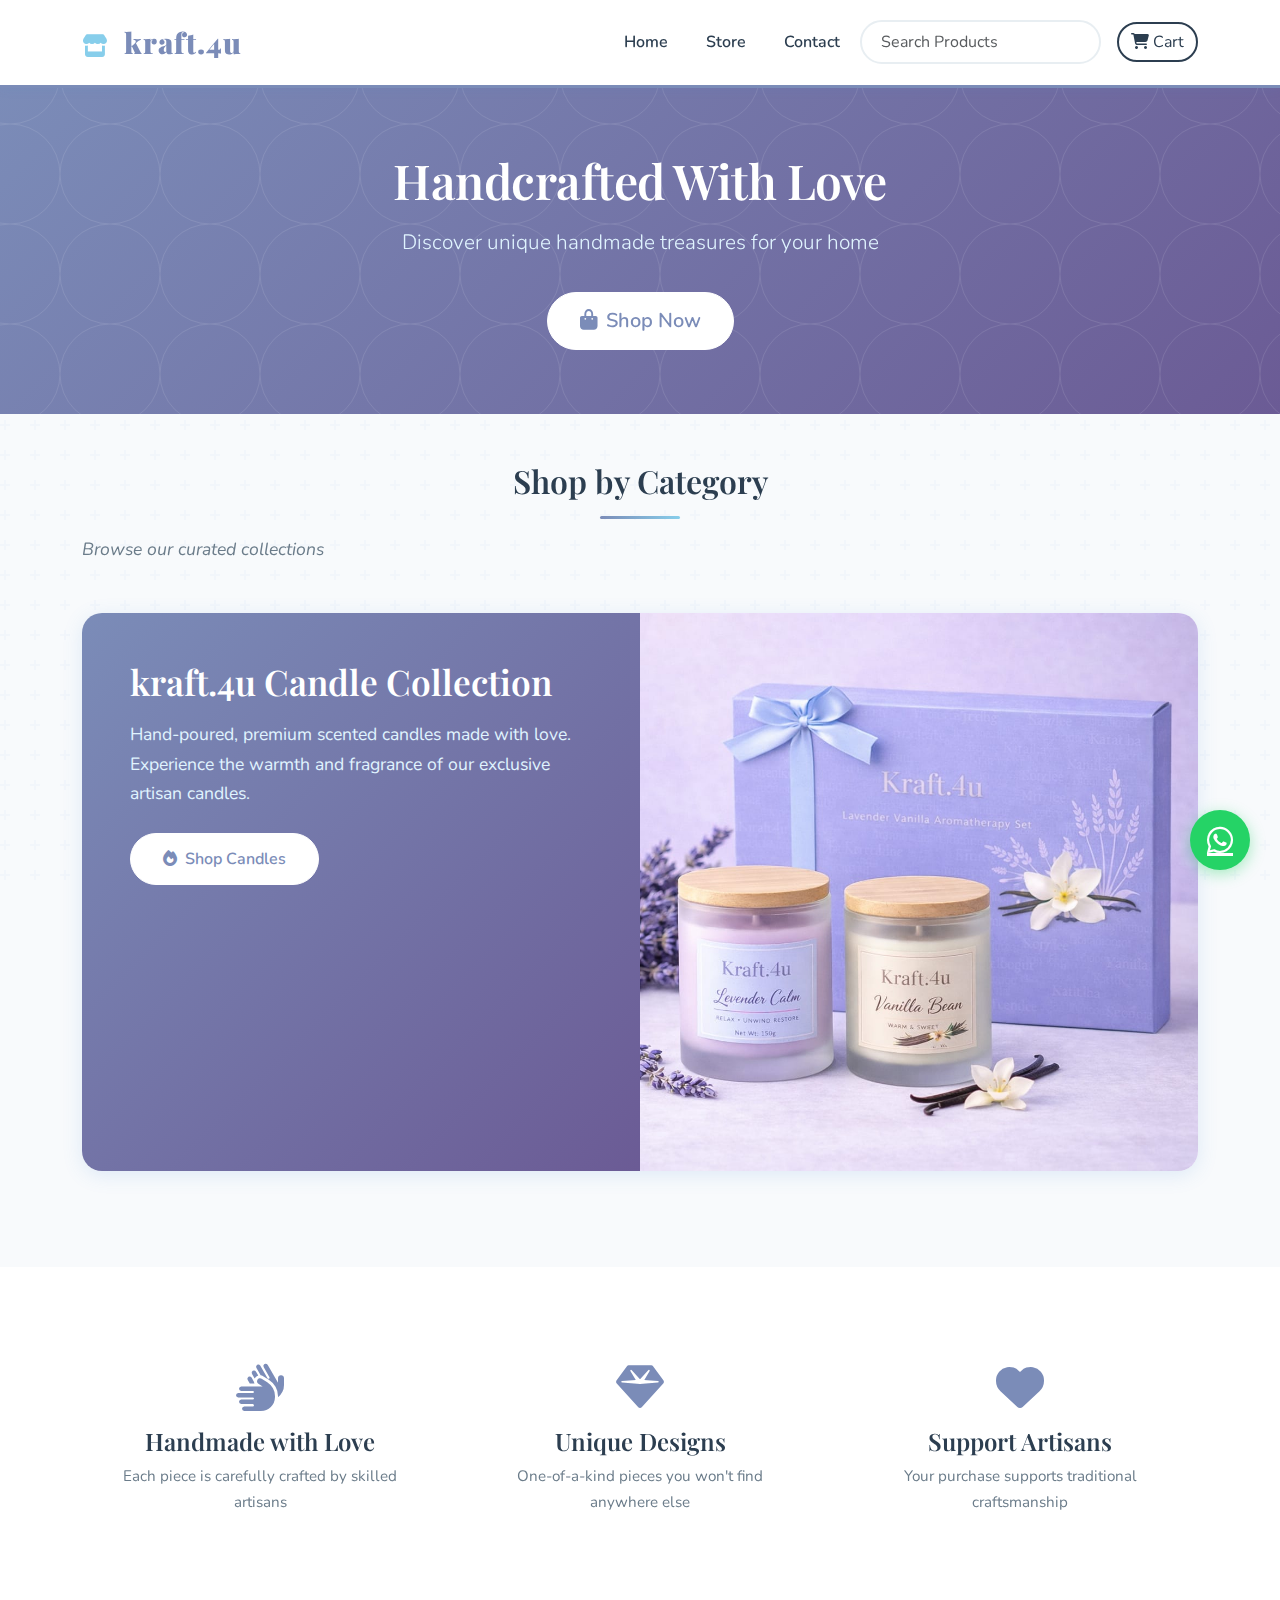
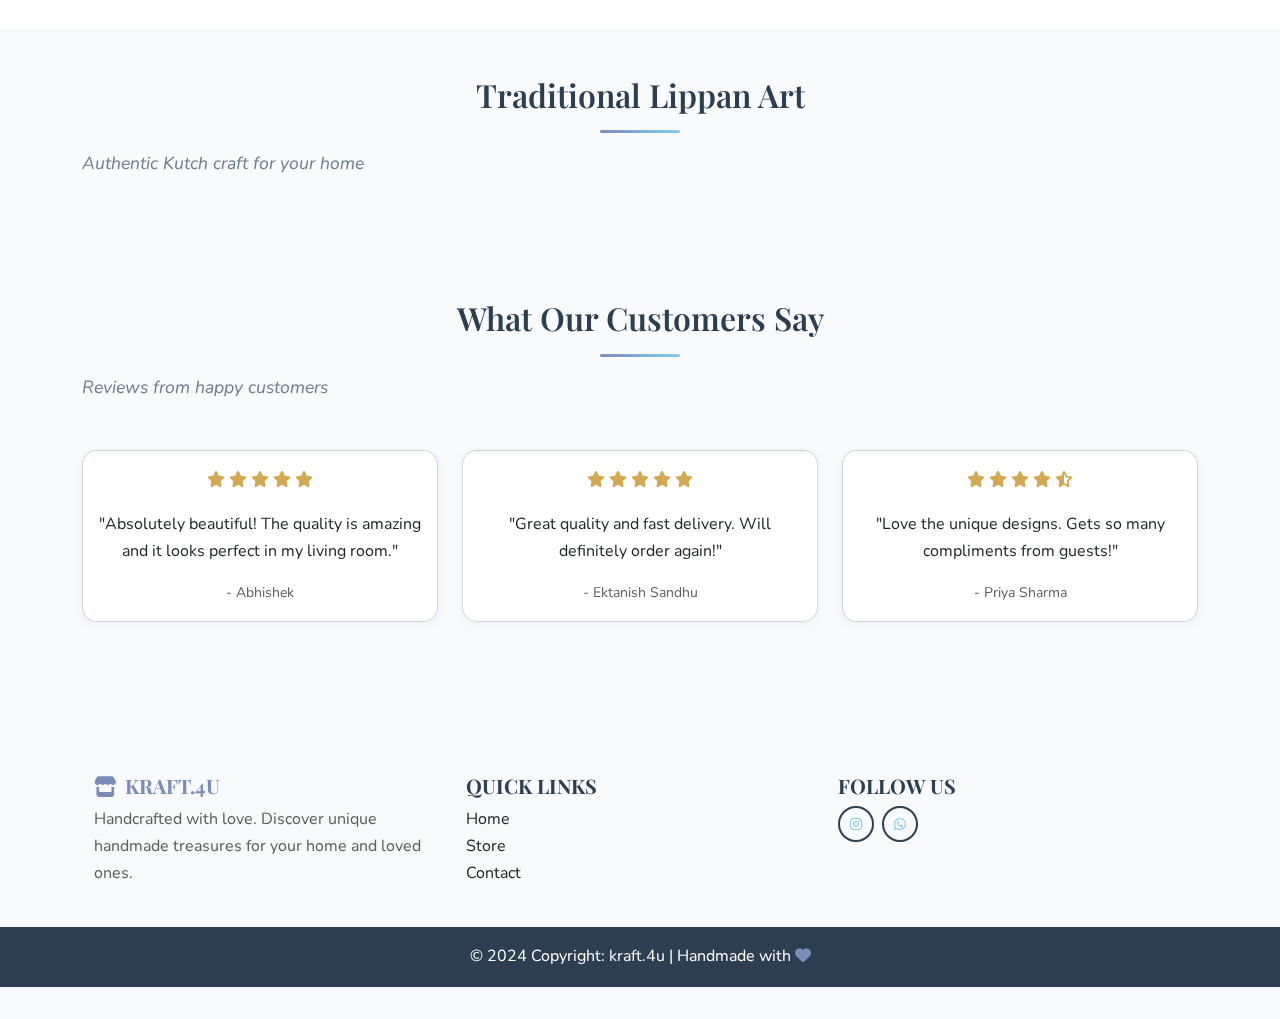
<file: index.html>
<!DOCTYPE html>
<html lang="en">
  <head>
    <meta charset="UTF-8" />
    <meta name="viewport" content="width=device-width, initial-scale=1.0" />
    <title>kraft.4u - Art That Stays Close To You</title>
    <!-- Google Fonts -->
    <link rel="preconnect" href="https://fonts.googleapis.com">
    <link rel="preconnect" href="https://fonts.gstatic.com" crossorigin>
    <link href="https://fonts.googleapis.com/css2?family=Nunito:wght@400;600;700&family=Playfair+Display:wght@400;500;600;700&display=swap" rel="stylesheet">
    <!-- Bootstrap CSS -->
    <link
      href="https://cdn.jsdelivr.net/npm/bootstrap@5.3.3/dist/css/bootstrap.min.css"
      rel="stylesheet"
    />
    <!-- Font Awesome for Icons -->
    <link
      rel="stylesheet"
      href="https://cdnjs.cloudflare.com/ajax/libs/font-awesome/6.5.1/css/all.min.css"
    />
    <!-- Custom CSS -->
    <link rel="stylesheet" href="style.css" />
  </head>
  <body>
    <!-- Hero Banner -->
    <div class="hero-banner">
      <div class="container text-center position-relative">
        <h1>Handcrafted With Love</h1>
        <p class="lead">Discover unique handmade treasures for your home</p>
        <a href="store.html" class="btn btn-light btn-lg mt-3" style="border-radius: 30px; font-weight: 600;">
          <i class="fas fa-shopping-bag me-2"></i>Shop Now
        </a>
      </div>
    </div>

    <!-- Featured Categories -->
    <div class="container my-5">
      <h2 class="section-title">Shop by Category</h2>
      <p class="section-subtitle">Browse our curated collections</p>

      <!-- kraft.4u Candle Collection Banner (keeping static as special promo) -->
      <div class="row mb-5">
        <div class="col-12">
          <div class="card border-0" style="border-radius: 20px; overflow: hidden; box-shadow: var(--brand-shadow);">
            <div class="card-body p-0">
              <div class="row g-0">
                <div class="col-md-6" style="background: linear-gradient(135deg, var(--brand-pastel-indigo) 0%, var(--brand-indigo) 100%); padding: 3rem;">
                  <h2 style="color: white; font-size: 2.2rem; margin-bottom: 1rem;">kraft.4u Candle Collection</h2>
                  <p style="color: var(--brand-light-azure); font-size: 1.1rem; margin-bottom: 1.5rem;">Hand-poured, premium scented candles made with love. Experience the warmth and fragrance of our exclusive artisan candles.</p>
                  <a href="category.html?category=Candles" class="btn btn-light" style="border-radius: 30px; font-weight: 600;">
                    <i class="fas fa-fire me-2"></i>Shop Candles
                  </a>
                </div>
                <div class="col-md-6">
                  <img src="images/Lavendar_vanilla_aromatherapy_set.jpeg" alt="kraft.4u Candles" style="width: 100%; height: 100%; object-fit: cover; min-height: 250px;">
                </div>
              </div>
            </div>
          </div>
        </div>
      </div>

      <!-- Dynamic Category Cards - Images loaded from components.js via data.js -->
      <div id="dynamic-category-cards" class="row">
        <!-- Cards will be populated dynamically -->
      </div>
    </div>

    <!-- Features Section -->
    <div class="features-section">
      <div class="container">
        <div class="row">
          <div class="col-md-4">
            <div class="feature-box">
              <i class="fas fa-hands"></i>
              <h4>Handmade with Love</h4>
              <p>Each piece is carefully crafted by skilled artisans</p>
            </div>
          </div>
          <div class="col-md-4">
            <div class="feature-box">
              <i class="fas fa-gem"></i>
              <h4>Unique Designs</h4>
              <p>One-of-a-kind pieces you won't find anywhere else</p>
            </div>
          </div>
          <div class="col-md-4">
            <div class="feature-box">
              <i class="fas fa-heart"></i>
              <h4>Support Artisans</h4>
              <p>Your purchase supports traditional craftsmanship</p>
            </div>
          </div>
        </div>
      </div>
    </div>

    <!-- Lippan Art Category - Now also dynamic! -->
    <div class="container my-5">
      <h2 class="section-title">Traditional Lippan Art</h2>
      <p class="section-subtitle">Authentic Kutch craft for your home</p>
      <div id="dynamic-lippan-cards" class="row">
        <!-- Lippan cards will be populated dynamically -->
      </div>
    </div>

    <!-- Testimonial Section -->
    <div class="container my-5 py-4">
      <h2 class="section-title">What Our Customers Say</h2>
      <p class="section-subtitle">Reviews from happy customers</p>
      <div class="row">
        <div class="col-md-4 mb-4">
          <div class="card h-100" style="border-radius: 15px; box-shadow: var(--brand-shadow-soft);">
            <div class="card-body text-center">
              <div class="mb-3">
                <i class="fas fa-star" style="color: var(--brand-gold);"></i>
                <i class="fas fa-star" style="color: var(--brand-gold);"></i>
                <i class="fas fa-star" style="color: var(--brand-gold);"></i>
                <i class="fas fa-star" style="color: var(--brand-gold);"></i>
                <i class="fas fa-star" style="color: var(--brand-gold);"></i>
              </div>
              <p class="card-text">"Absolutely beautiful! The quality is amazing and it looks perfect in my living room."</p>
              <p class="text-muted small mb-0">- Abhishek</p>
            </div>
          </div>
        </div>
        <div class="col-md-4 mb-4">
          <div class="card h-100" style="border-radius: 15px; box-shadow: var(--brand-shadow-soft);">
            <div class="card-body text-center">
              <div class="mb-3">
                <i class="fas fa-star" style="color: var(--brand-gold);"></i>
                <i class="fas fa-star" style="color: var(--brand-gold);"></i>
                <i class="fas fa-star" style="color: var(--brand-gold);"></i>
                <i class="fas fa-star" style="color: var(--brand-gold);"></i>
                <i class="fas fa-star" style="color: var(--brand-gold);"></i>
              </div>
              <p class="card-text">"Great quality and fast delivery. Will definitely order again!"</p>
              <p class="text-muted small mb-0">- Ektanish Sandhu</p>
            </div>
          </div>
        </div>
        <div class="col-md-4 mb-4">
          <div class="card h-100" style="border-radius: 15px; box-shadow: var(--brand-shadow-soft);">
            <div class="card-body text-center">
              <div class="mb-3">
                <i class="fas fa-star" style="color: var(--brand-gold);"></i>
                <i class="fas fa-star" style="color: var(--brand-gold);"></i>
                <i class="fas fa-star" style="color: var(--brand-gold);"></i>
                <i class="fas fa-star" style="color: var(--brand-gold);"></i>
                <i class="fas fa-star-half-alt" style="color: var(--brand-gold);"></i>
              </div>
              <p class="card-text">"Love the unique designs. Gets so many compliments from guests!"</p>
              <p class="text-muted small mb-0">- Priya Sharma</p>
            </div>
          </div>
        </div>
      </div>
    </div>

    <!-- WhatsApp Sidebar Button -->
    <a
      href="https://wa.me/+919541354578"
      class="whatsapp-button"
      target="_blank"
    >
      <i class="fab fa-whatsapp"></i>
    </a>

    <!-- Bootstrap JS Bundle -->
    <script src="https://cdn.jsdelivr.net/npm/bootstrap@5.3.3/dist/js/bootstrap.bundle.min.js"></script>
    <!-- Shared Components and Scripts -->
    <script src="components.js"></script>
    <script src="data.js"></script>
    <script src="script.js"></script>
    <!-- Dynamic Category Rendering -->
    <script>
      // Wait for all scripts to load, then render dynamic categories
      document.addEventListener('DOMContentLoaded', function() {
        const renderCategories = () => {
          if (typeof window.getCategories === 'function' && typeof window.renderCategoryCards === 'function') {
            // Main categories (excluding Lippan as separate section)
            const allCats = window.getCategories();
            const mainCats = allCats.filter(cat => cat !== 'Lippan Art');
            window.renderCategoryCards('dynamic-category-cards', mainCats);
            
            // Lippan Art section - 4 PRODUCT cards (per user request)
            if (typeof window.getProducts === 'function') {
              const products = window.getProducts();
              const lippanProducts = products
                .filter(p => p.category === 'Lippan Art')
                .slice(0, 4); // Top 4
              
              const container = document.getElementById('dynamic-lippan-cards');
              container.innerHTML = '';
              
              lippanProducts.forEach(product => {
                const newBadge = product.isNew ? '<span class="badge bg-success new-arrival-badge">NEW</span>' : '';
                const productCard = `
                  <div class="col-lg-3 col-md-6 mb-4">
                    <div class="card h-100 product-card">
                      ${newBadge}
                      <a href="product.html?id=${product.id}">
                        <img src="${product.image}" class="card-img-top" alt="${product.name}" onerror="this.src='images/placeholder.jpg'">
                      </a>
                      <div class="card-body">
                        <h5 class="card-title">
                          <a href="product.html?id=${product.id}" class="text-decoration-none text-dark">${product.name}</a>
                        </h5>
                        <h6 class="card-subtitle mb-2 text-muted">₹${product.price}</h6>
                      </div>
                      <div class="card-footer text-center" style="background: transparent; border-top: none;">
                        <button class="btn btn-primary add-to-cart-btn" data-id="${product.id}">
                          <i class="fas fa-shopping-cart me-2"></i>Add to Cart
                        </button>
                      </div>
                    </div>
                  </div>
                `;
                container.innerHTML += productCard;
              });
              
              // Add event listeners
              document.querySelectorAll('.add-to-cart-btn[data-id]').forEach(btn => {
                btn.addEventListener('click', e => {
                  const id = e.currentTarget.dataset.id;
                  const product = products.find(p => p.id === id);
                  if (product && typeof addToCart === 'function') {
                    addToCart(product.id, product.name, product.price, product.image);
                  }
                });
              });
            }
          } else {
            console.warn('Waiting for functions...');
            setTimeout(renderCategories, 100);
          }
        };
        renderCategories();
      });
    </script>
  </body>
</html>
</file>
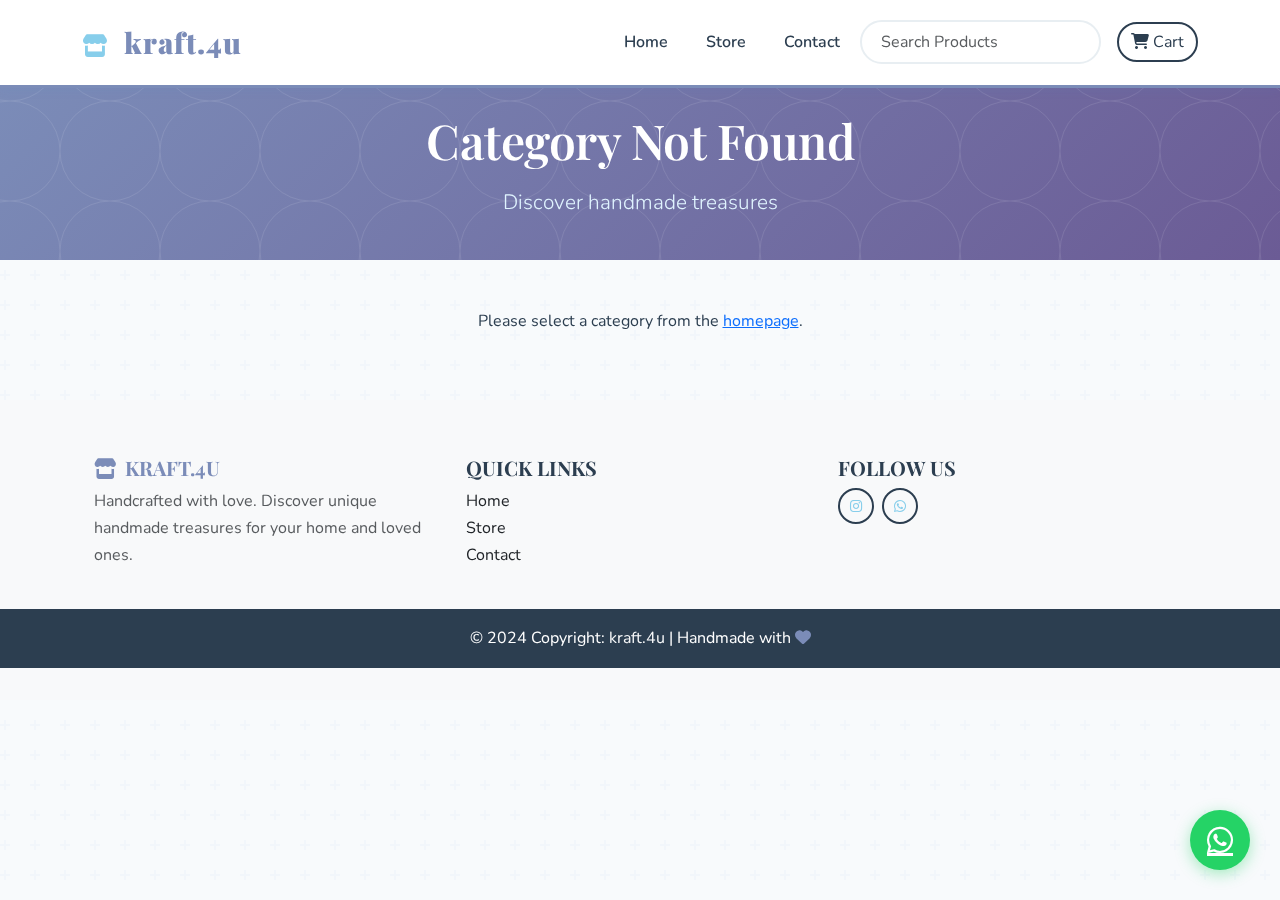
<file: category.html>
<!DOCTYPE html>
<html lang="en">
  <head>
    <meta charset="UTF-8" />
    <meta name="viewport" content="width=device-width, initial-scale=1.0" />
    <title>kraft.4u - Category</title>
    <!-- Google Fonts -->
    <link rel="preconnect" href="https://fonts.googleapis.com">
    <link rel="preconnect" href="https://fonts.gstatic.com" crossorigin>
    <link href="https://fonts.googleapis.com/css2?family=Nunito:wght@400;600;700&family=Playfair+Display:wght@400;500;600;700&display=swap" rel="stylesheet">
    <!-- Bootstrap CSS -->
    <link
      href="https://cdn.jsdelivr.net/npm/bootstrap@5.3.3/dist/css/bootstrap.min.css"
      rel="stylesheet"
    />
    <!-- Font Awesome for Icons -->
    <link
      rel="stylesheet"
      href="https://cdnjs.cloudflare.com/ajax/libs/font-awesome/6.5.1/css/all.min.css"
    />
    <!-- Custom CSS -->
    <link rel="stylesheet" href="style.css" />
  </head>
  <body>
    <!-- Page Header -->
    <div class="hero-banner py-4">
      <div class="container text-center position-relative">
        <h1 id="category-title">Loading Category...</h1>
        <p class="lead">Discover handmade treasures</p>
      </div>
    </div>

    <!-- Product Listing Section -->
    <div class="container my-5">
      <div id="product-list" class="row">
        <!-- Products will be dynamically loaded here -->
      </div>
    </div>

    <!-- WhatsApp Sidebar Button -->
    <a href="https://wa.me/+919541354578" class="whatsapp-button" target="_blank">
      <i class="fab fa-whatsapp"></i>
    </a>

    <!-- Bootstrap JS Bundle -->
    <script src="https://cdn.jsdelivr.net/npm/bootstrap@5.3.3/dist/js/bootstrap.bundle.min.js"></script>
    <!-- Shared Data and Scripts -->
    <script src="components.js"></script>
    <script src="data.js"></script>
    <script src="script.js"></script>
    <!-- Page-specific script for dynamic content -->
    <script>
      // Get products from localStorage or use default data
      const getProducts = () => {
          const stored = localStorage.getItem('adminProducts');
          if (stored) {
              return JSON.parse(stored);
          }
          return allProducts;
      };

      document.addEventListener("DOMContentLoaded", () => {
        const params = new URLSearchParams(window.location.search);
        const category = params.get("category");
        const productListContainer = document.getElementById("product-list");

        if (category) {
          const categoryName = decodeURIComponent(category);
          const currentProducts = getProducts();

          // Update titles
          document.getElementById("category-title").textContent = categoryName;
          document.title = `kraft.4u - ${categoryName}`;

          if (categoryName === "Coming Soon") {
            productListContainer.innerHTML =
              '<div class="text-center py-5"><h2 class="text-brand-pastel-indigo">Coming Soon!</h2><p class="text-muted">We are working on exciting new products. Stay tuned!</p><a href="store.html" class="btn btn-primary mt-3">Browse All Products</a></div>';
            return;
          }

          // Filter products based on the category
          let filteredProducts;
          if (categoryName === "All Products") {
            filteredProducts = currentProducts;
          } else {
            filteredProducts = currentProducts.filter(
              (product) => product.category === categoryName
            );
          }

          // Clear existing content and display products
          productListContainer.innerHTML = "";

          if (filteredProducts.length > 0) {
            filteredProducts.forEach((product) => {
              const newBadge = product.isNew ? '<span class="badge bg-success new-arrival-badge">NEW</span>' : '';
              const productCard = `
                <div class="col-lg-3 col-md-6 mb-4">
                  <div class="card h-100 product-card">
                    ${newBadge}
                    <a href="product.html?id=${product.id}">
                      <img src="${product.image}" class="card-img-top" alt="${product.name}">
                    </a>
                    <div class="card-body">
                      <h5 class="card-title">
                        <a href="product.html?id=${product.id}" class="text-decoration-none text-dark">${product.name}</a>
                      </h5>
                      <h6 class="card-subtitle mb-2 text-muted">₹${product.price}</h6>
                    </div>
                    <div class="card-footer text-center" style="background: transparent; border-top: none;">
                      <button class="btn btn-primary add-to-cart-btn" data-id="${product.id}">
                        <i class="fas fa-shopping-cart me-2"></i>Add to Cart
                      </button>
                    </div>
                  </div>
                </div>
              `;
              productListContainer.innerHTML += productCard;
            });

            // Add event listeners to the new buttons
            document.querySelectorAll('.add-to-cart-btn').forEach(button => {
                button.addEventListener('click', (e) => {
                    const productId = e.currentTarget.dataset.id;
                    const product = currentProducts.find(p => p.id === productId);
                    if (product) {
                        addToCart(product.id, product.name, product.price, product.image);
                    }
                });
            });
          } else {
            productListContainer.innerHTML = '<p class="text-center">No products found in this category.</p>';
          }
        } else {
          // Handle case where no category is specified
          document.getElementById("category-title").textContent = "Category Not Found";
          productListContainer.innerHTML = '<p class="text-center">Please select a category from the <a href="index.html">homepage</a>.</p>';
        }
      });
    </script>
  </body>
</html>
</file>
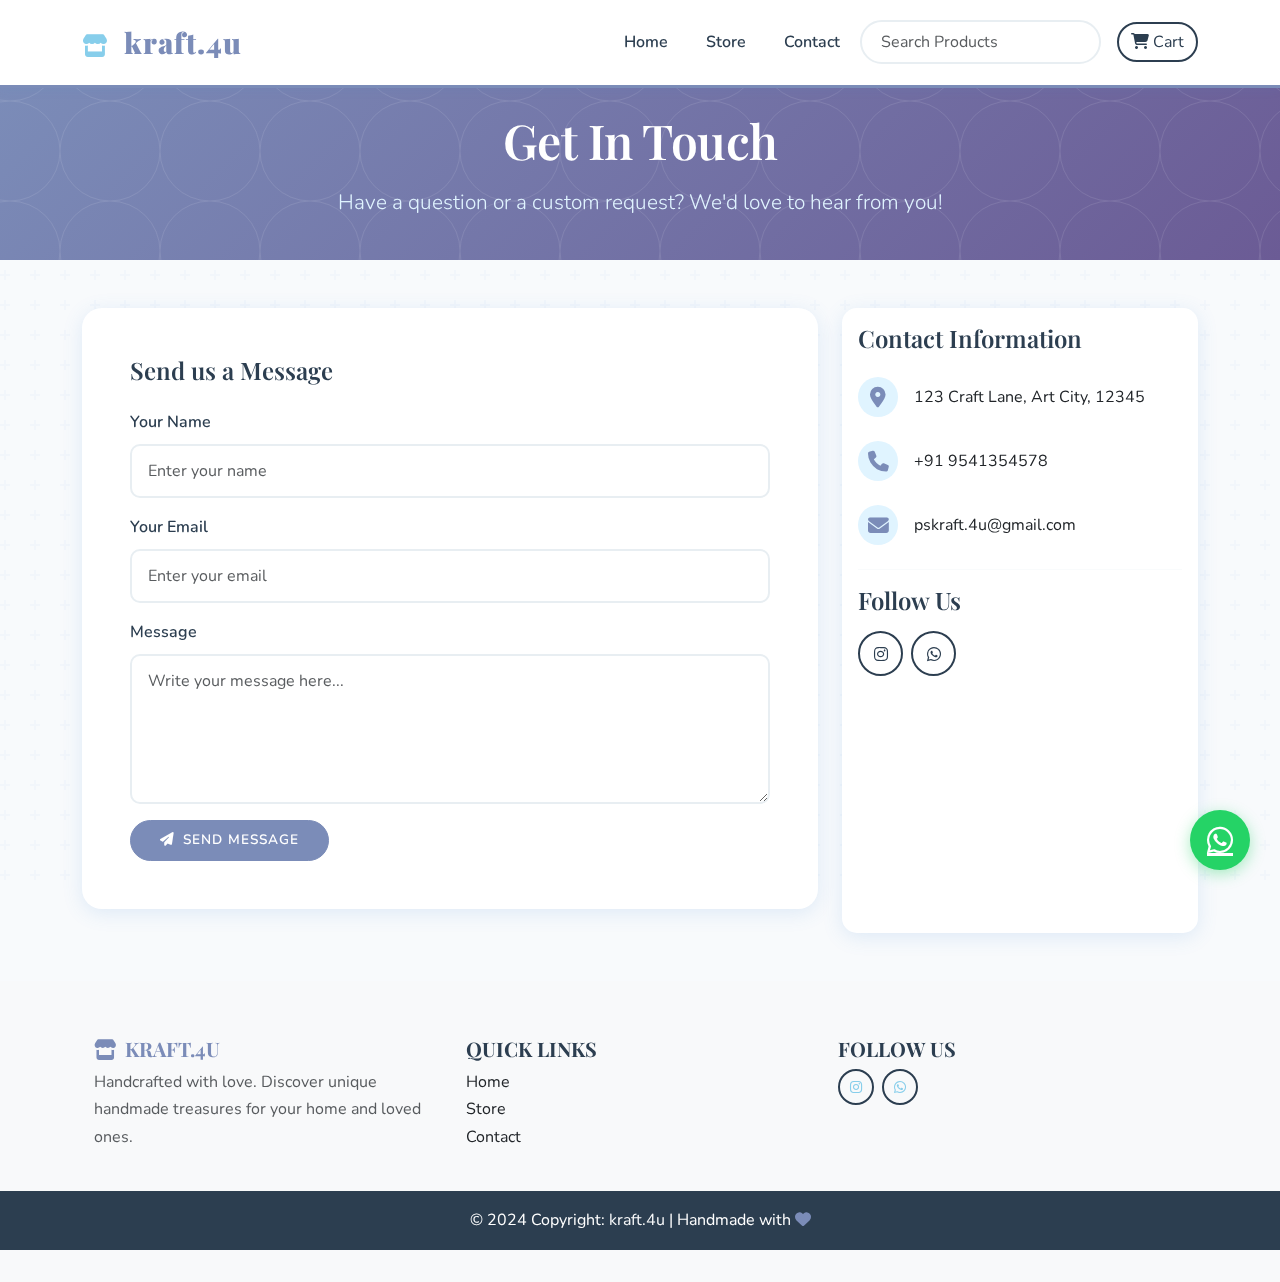
<file: contact.html>
<!DOCTYPE html>
<html lang="en">
  <head>
    <meta charset="UTF-8" />
    <meta name="viewport" content="width=device-width, initial-scale=1.0" />
    <title>kraft.4u - Contact Us</title>
    <!-- Google Fonts -->
    <link rel="preconnect" href="https://fonts.googleapis.com">
    <link rel="preconnect" href="https://fonts.gstatic.com" crossorigin>
    <link href="https://fonts.googleapis.com/css2?family=Nunito:wght@400;600;700&family=Playfair+Display:wght@400;500;600;700&display=swap" rel="stylesheet">
    <!-- Bootstrap CSS -->
    <link
      href="https://cdn.jsdelivr.net/npm/bootstrap@5.3.3/dist/css/bootstrap.min.css"
      rel="stylesheet"
    />
    <!-- Font Awesome for Icons -->
    <link
      rel="stylesheet"
      href="https://cdnjs.cloudflare.com/ajax/libs/font-awesome/6.5.1/css/all.min.css"
    />
    <!-- Custom CSS -->
    <link rel="stylesheet" href="style.css" />
  </head>
  <body>
    <!-- Page Header -->
    <div class="hero-banner py-4">
      <div class="container text-center position-relative">
        <h1>Get In Touch</h1>
        <p class="lead">Have a question or a custom request? We'd love to hear from you!</p>
      </div>
    </div>

    <!-- Contact Section -->
    <div class="container my-5">
      <div class="row">
        <!-- Contact Form -->
        <div class="col-lg-8 mb-4">
          <div class="contact-section">
            <h3 class="mb-4" style="color: var(--brand-dark);">Send us a Message</h3>
            <form action="https://formspree.io/f/your_unique_id" method="POST">
              <div class="mb-3">
                <label for="name" class="form-label">Your Name</label>
                <input
                  type="text"
                  class="form-control"
                  id="name"
                  name="name"
                  required
                  placeholder="Enter your name"
                />
              </div>
              <div class="mb-3">
                <label for="email" class="form-label">Your Email</label>
                <input
                  type="email"
                  class="form-control"
                  id="email"
                  name="email"
                  required
                  placeholder="Enter your email"
                />
              </div>
              <div class="mb-3">
                <label for="message" class="form-label">Message</label>
                <textarea
                  class="form-control"
                  id="message"
                  name="message"
                  rows="5"
                  required
                  placeholder="Write your message here..."
                ></textarea>
              </div>
              <button type="submit" class="btn btn-primary">
                <i class="fas fa-paper-plane me-2"></i>Send Message
              </button>
            </form>
          </div>
        </div>
        <!-- Contact Details -->
        <div class="col-lg-4">
          <div class="card h-100" style="border-radius: 15px; box-shadow: var(--brand-shadow); border: none;">
            <div class="card-body">
              <h4 class="mb-4" style="color: var(--brand-dark);">Contact Information</h4>
              <div class="contact-info">
                <p>
                  <i class="fas fa-location-dot"></i>
                  <span>123 Craft Lane, Art City, 12345</span>
                </p>
                <p>
                  <i class="fas fa-phone"></i>
                  <span>+91 9541354578</span>
                </p>
                <p>
                  <i class="fas fa-envelope"></i>
                  <span>pskraft.4u@gmail.com</span>
                </p>
              </div>
              <hr style="border-color: var(--brand-light-gray);" />
              <h4 class="mb-3" style="color: var(--brand-dark);">Follow Us</h4>
              <div class="d-flex gap-2">
                <a
                  href="https://www.instagram.com/kraft.4u/"
                  class="btn btn-outline-dark"
                  style="border-radius: 50%; width: 45px; height: 45px; display: flex; align-items: center; justify-content: center;"
                  ><i class="fab fa-instagram"></i
                ></a>
                <a
                  href="https://wa.me/+919541354578"
                  class="btn btn-outline-dark"
                  style="border-radius: 50%; width: 45px; height: 45px; display: flex; align-items: center; justify-content: center;"
                  ><i class="fab fa-whatsapp"></i
                ></a>
              </div>
            </div>
          </div>
        </div>
      </div>
    </div>

    <!-- WhatsApp Sidebar Button -->
    <a
      href="https://wa.me/+919541354578"
      class="whatsapp-button"
      target="_blank"
    >
      <i class="fab fa-whatsapp"></i>
    </a>

    <!-- Bootstrap JS Bundle -->
    <script src="https://cdn.jsdelivr.net/npm/bootstrap@5.3.3/dist/js/bootstrap.bundle.min.js"></script>
    <!-- Shared Components and Scripts -->
    <script src="components.js"></script>
    <script src="script.js"></script>
  </body>
</html>
</file>
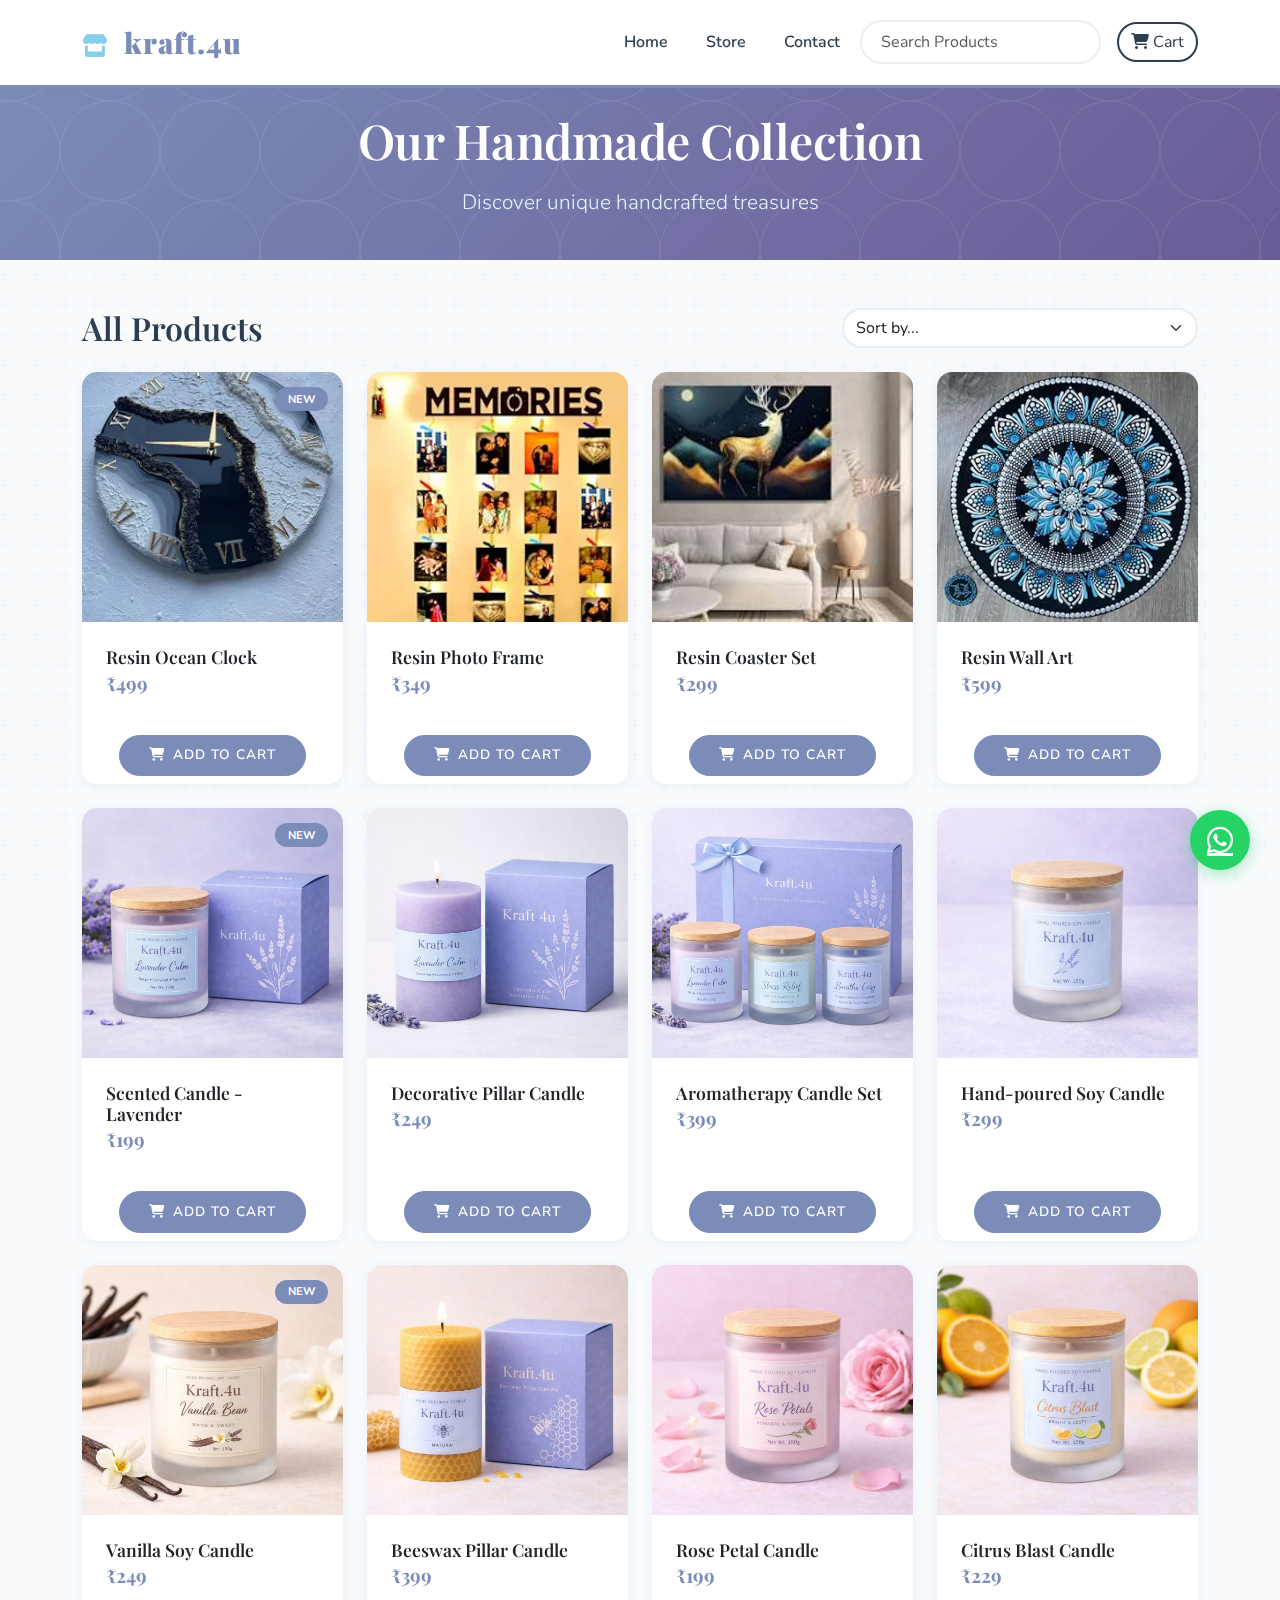
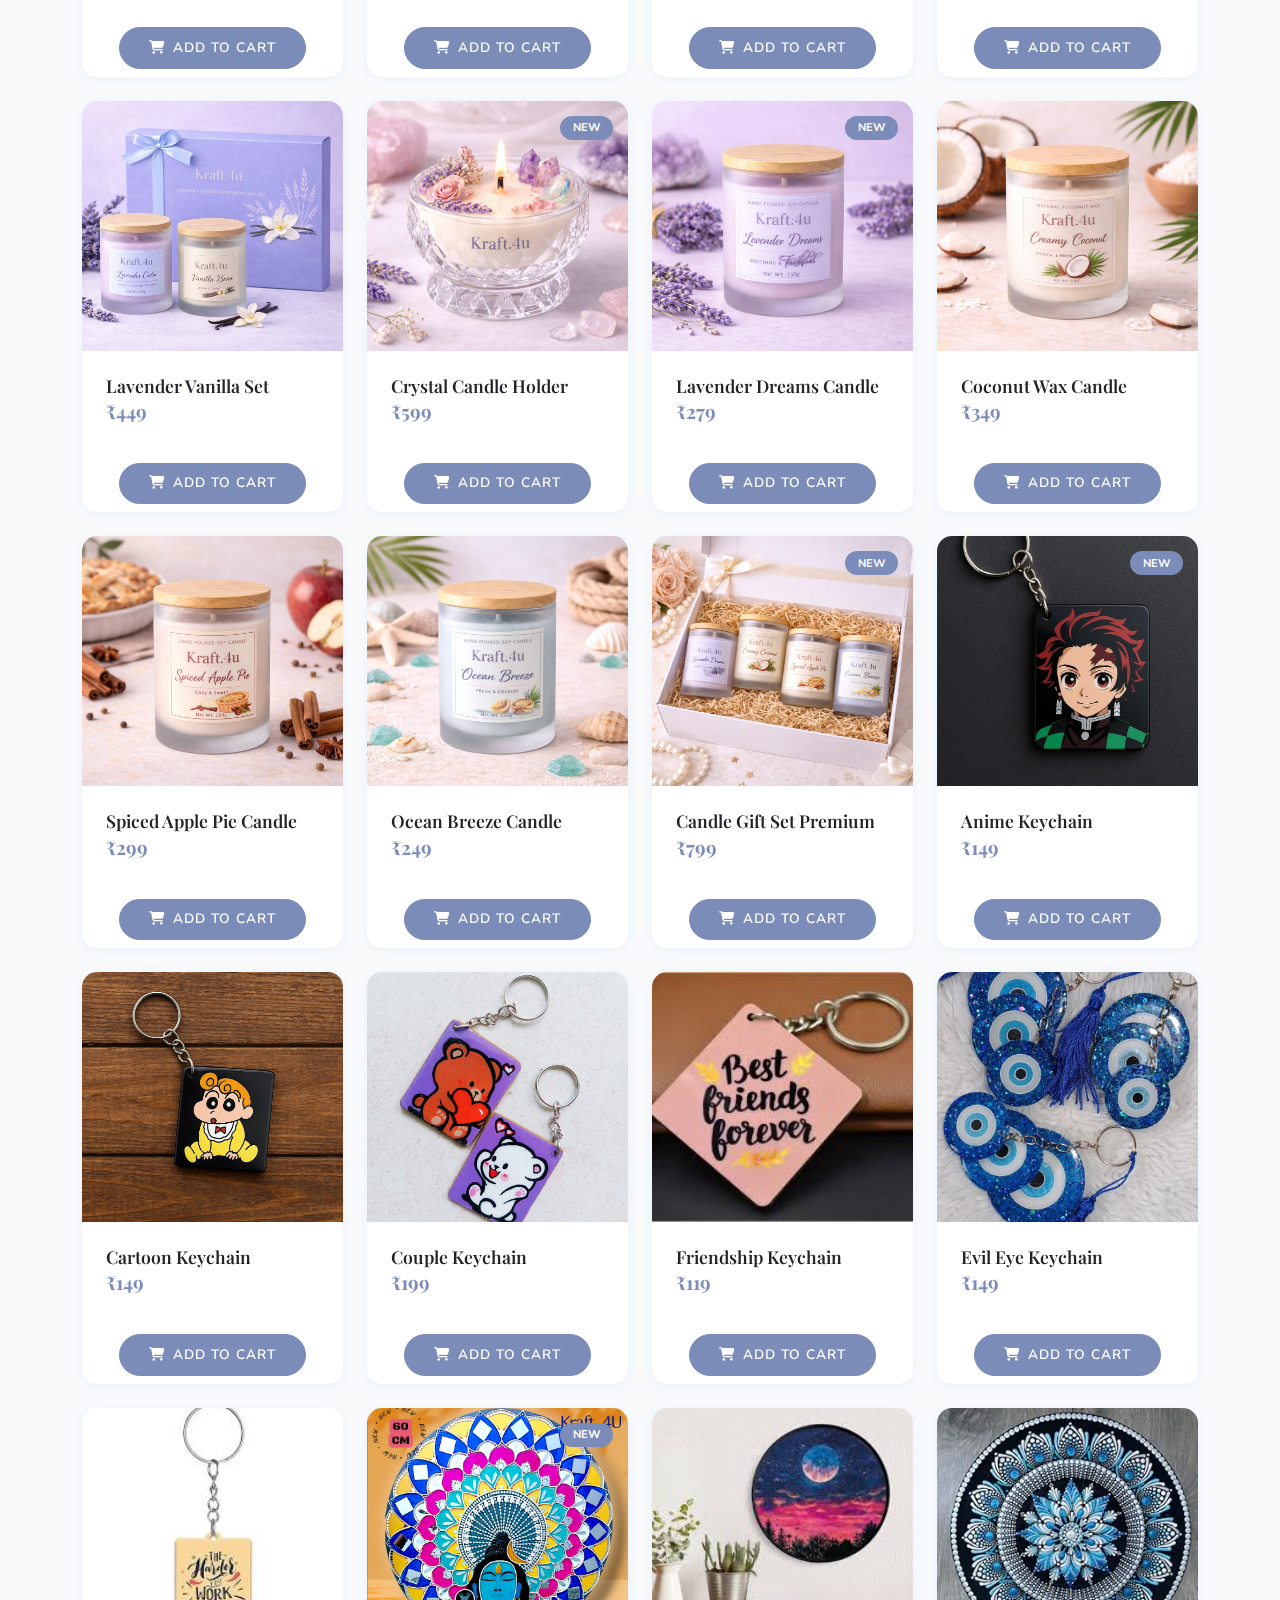
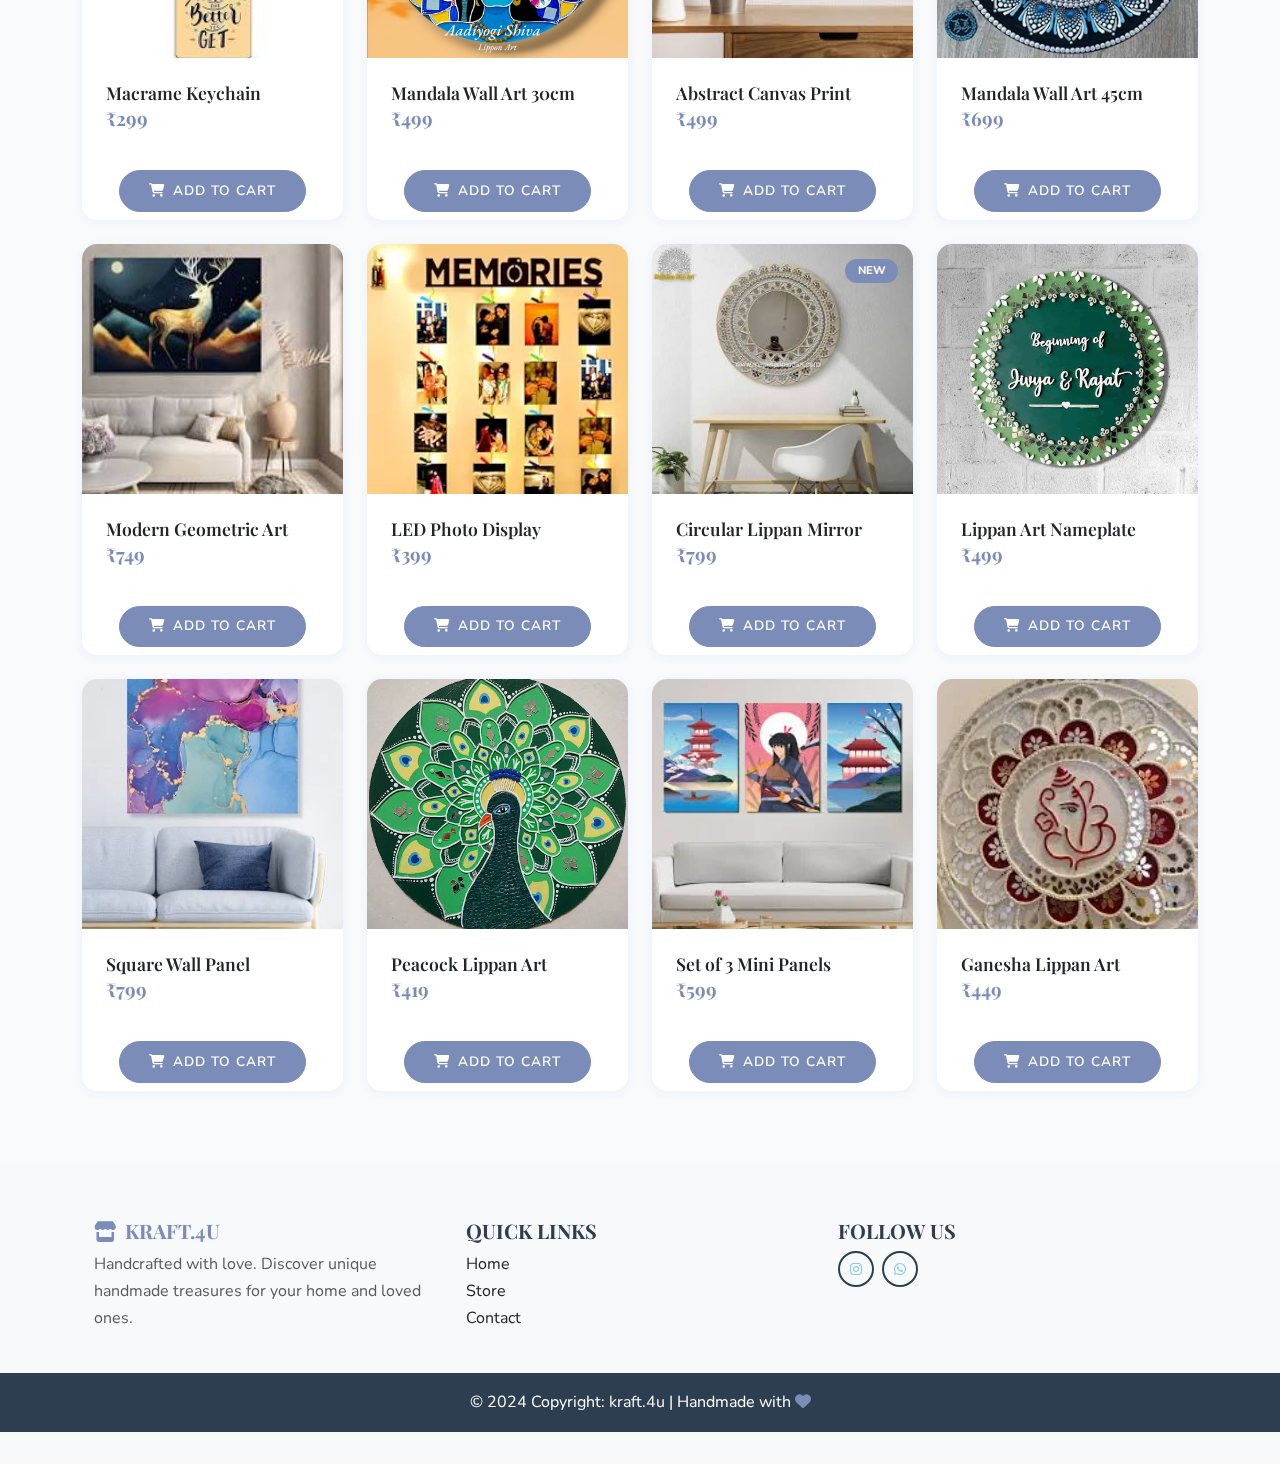
<file: store.html>
<!DOCTYPE html>
<html lang="en">
  <head>
    <meta charset="UTF-8" />
    <meta name="viewport" content="width=device-width, initial-scale=1.0" />
    <title>kraft.4u - Store</title>
    <!-- Google Fonts -->
    <link rel="preconnect" href="https://fonts.googleapis.com">
    <link rel="preconnect" href="https://fonts.gstatic.com" crossorigin>
    <link href="https://fonts.googleapis.com/css2?family=Nunito:wght@400;600;700&family=Playfair+Display:wght@400;500;600;700&display=swap" rel="stylesheet">
    <!-- Bootstrap CSS -->
    <link
      href="https://cdn.jsdelivr.net/npm/bootstrap@5.3.3/dist/css/bootstrap.min.css"
      rel="stylesheet"
    />
    <!-- Font Awesome for Icons -->
    <link
      rel="stylesheet"
      href="https://cdnjs.cloudflare.com/ajax/libs/font-awesome/6.5.1/css/all.min.css"
    />
    <!-- Custom CSS -->
    <link rel="stylesheet" href="style.css" />
  </head>
  <body>
    <!-- Page Header -->
    <div class="hero-banner py-4">
      <div class="container text-center position-relative">
        <h1>Our Handmade Collection</h1>
        <p class="lead">Discover unique handcrafted treasures</p>
      </div>
    </div>

    <!-- Product Listing Section -->
    <div class="container my-5">
      <div class="row mb-4 align-items-center">
        <div class="col-md-6">
          <h2 class="mb-0" style="color: var(--brand-dark);">All Products</h2>
        </div>
        <div class="col-md-4 ms-auto">
          <select id="sort-select" class="form-select" style="border-radius: 25px; border: 2px solid var(--brand-light-gray);">
            <option value="default" selected>Sort by...</option>
            <option value="price-asc">Price: Low to High</option>
            <option value="price-desc">Price: High to Low</option>
            <option value="name-asc">Name: A to Z</option>
            <option value="name-desc">Name: Z to A</option>
          </select>
        </div>
      </div>
      <div id="product-list" class="row">
        <!-- Products will be dynamically loaded here -->
      </div>
    </div>

    <!-- WhatsApp Sidebar Button -->
    <a
      href="https://wa.me/+919541354578"
      class="whatsapp-button"
      target="_blank"
    >
      <i class="fab fa-whatsapp"></i>
    </a>

    <!-- Bootstrap JS Bundle -->
    <script src="https://cdn.jsdelivr.net/npm/bootstrap@5.3.3/dist/js/bootstrap.bundle.min.js"></script>
    <!-- Shared Data and Scripts -->
    <script src="components.js"></script>
    <script src="data.js"></script>
    <script src="script.js"></script>
    <!-- Page-specific script -->
    <script src="store-script.js"></script>
  </body>
</html>
</file>
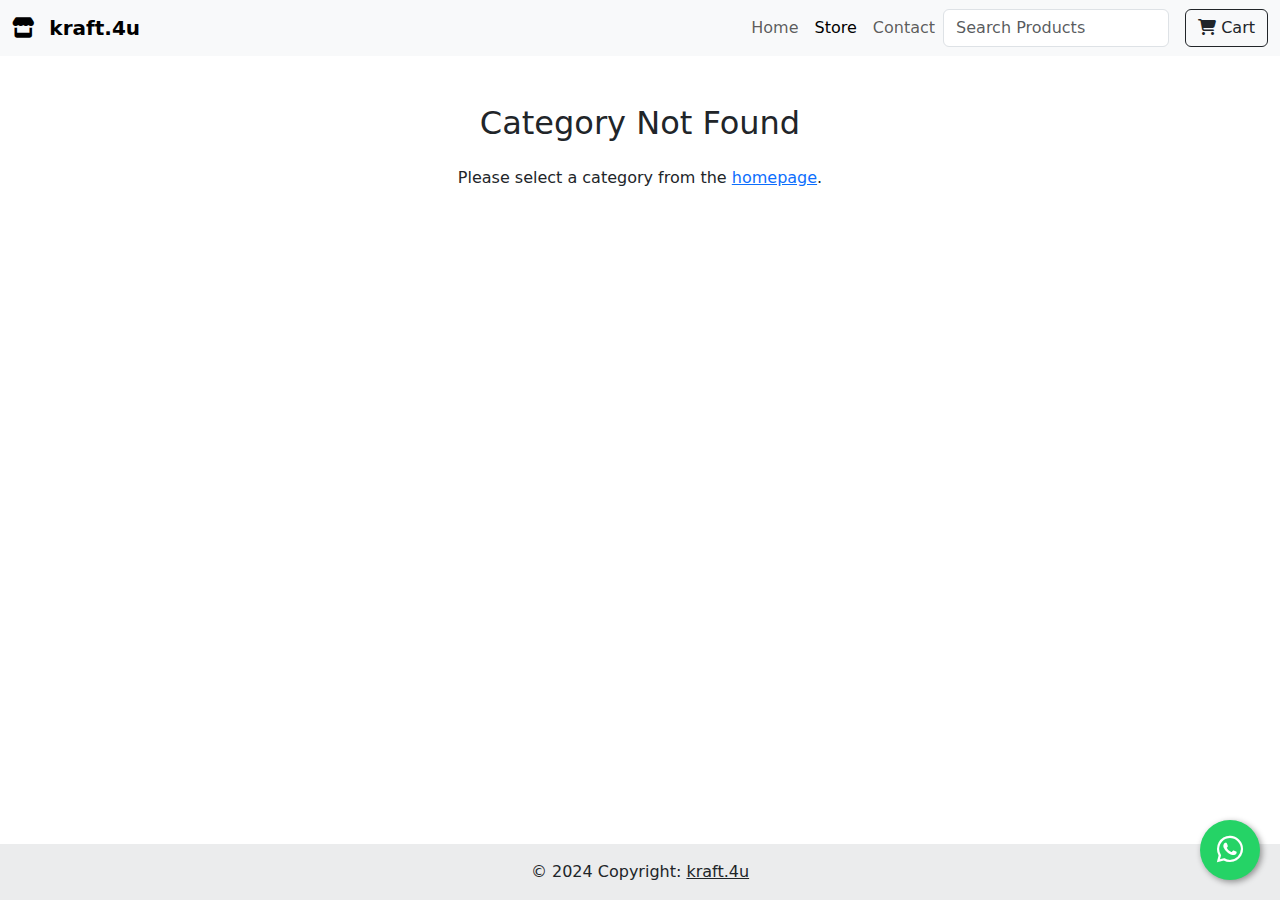
<file: my-awesome-store/category.html>
<!DOCTYPE html>
<html lang="en">
  <head>
    <meta charset="UTF-8" />
    <meta name="viewport" content="width=device-width, initial-scale=1.0" />
    <title>kraft.4u - Category</title>
    <!-- Bootstrap CSS -->
    <link
      href="https://cdn.jsdelivr.net/npm/bootstrap@5.3.3/dist/css/bootstrap.min.css"
      rel="stylesheet"
    />
    <!-- Font Awesome for Icons -->
    <link
      rel="stylesheet"
      href="https://cdnjs.cloudflare.com/ajax/libs/font-awesome/6.5.1/css/all.min.css"
    />
    <!-- Your Custom CSS -->
    <link rel="stylesheet" href="css/style.css" />
  </head>
  <body>
    <!-- Navigation Bar -->
    <nav class="navbar navbar-expand-lg navbar-light bg-light sticky-top">
      <div class="container-fluid">
        <a class="navbar-brand" href="index.html">
          <i class="fa-solid fa-store me-2"></i>
          <strong>kraft.4u</strong>
        </a>
        <button
          class="navbar-toggler"
          type="button"
          data-bs-toggle="collapse"
          data-bs-target="#navbarNav"
        >
          <span class="navbar-toggler-icon"></span>
        </button>
        <div class="collapse navbar-collapse" id="navbarNav">
          <ul class="navbar-nav ms-auto">
            <li class="nav-item">
              <a class="nav-link" href="index.html">Home</a>
            </li>
            <li class="nav-item">
              <a class="nav-link active" href="store.html">Store</a>
            </li>
            <li class="nav-item">
              <a class="nav-link" href="contact.html">Contact</a>
            </li>
          </ul>
          <form class="d-flex" action="store.html" method="GET">
            <input
              class="form-control me-2"
              type="search"
              placeholder="Search Products"
              aria-label="Search"
              name="search"
            />
          </form>
          <a
            href="cart.html"
            class="btn btn-outline-dark ms-2 position-relative"
          >
            <i class="fa-solid fa-cart-shopping"></i> Cart
            <span
              id="cart-count"
              class="position-absolute top-0 start-100 translate-middle badge rounded-pill bg-danger"
              style="display: none"
            >
              0
            </span>
          </a>
        </div>
      </div>
    </nav>

    <!-- Product Listing Section -->
    <div class="container my-5">
      <h2 id="category-title" class="text-center mb-4">Loading Category...</h2>
      <div id="product-list" class="row">
        <!-- Products will be dynamically loaded here -->
      </div>
    </div>

    <!-- Footer -->
    <footer class="bg-light text-center text-lg-start mt-auto">
      <div class="text-center p-3" style="background-color: rgba(0, 0, 0, 0.05);">
        © 2024 Copyright: <a class="text-dark" href="index.html">kraft.4u</a>
      </div>
    </footer>

    <!-- WhatsApp Sidebar Button -->
    <a href="https://wa.me/+919541354578" class="whatsapp-button" target="_blank">
      <i class="fab fa-whatsapp"></i>
    </a>

    <!-- Bootstrap JS Bundle -->
    <script src="https://cdn.jsdelivr.net/npm/bootstrap@5.3.3/dist/js/bootstrap.bundle.min.js"></script>
    <!-- Shared Data and Scripts -->
    <script src="js/data.js"></script>
    <script src="js/script.js"></script>
    <!-- Page-specific script for dynamic content -->
    <script>
      document.addEventListener("DOMContentLoaded", () => {
        const params = new URLSearchParams(window.location.search);
        const category = params.get("category");
        const productListContainer = document.getElementById("product-list");

        if (category) {
          const categoryName = decodeURIComponent(category);

          // Update titles
          document.getElementById("category-title").textContent = categoryName;
          document.title = `My Awesome Store - ${categoryName}`;

          if (categoryName === "Coming Soon") {
            productListContainer.innerHTML =
              '<div class="text-center"><h2>Coming Soon!</h2><p>We are working on exciting new products. Stay tuned!</p></div>';
            return;
          }

          // Filter products based on the category
          const filteredProducts = allProducts.filter(
            (product) => product.category === categoryName
          );

          // Clear existing content and display products
          productListContainer.innerHTML = "";

          if (filteredProducts.length > 0) {
            filteredProducts.forEach((product) => {
              const productCard = `
                <div class="col-lg-3 col-md-6 mb-4">
                  <div class="card h-100 product-card">
                    <a href="product.html?id=${product.id}">
                      <img src="${product.image}" class="card-img-top" alt="${product.name}">
                    </a>
                    <div class="card-body">
                      <h5 class="card-title">
                        <a href="product.html?id=${product.id}" class="text-decoration-none text-dark">${product.name}</a>
                      </h5>
                      <h6 class="card-subtitle mb-2 text-muted">₹${product.price}</h6>
                    </div>
                    <div class="card-footer text-center">
                      <button class="btn btn-primary" onclick="addToCart('${product.id}', '${product.name}', ${product.price}, '${product.image}')">
                        Add to Cart
                      </button>
                    </div>
                  </div>
                </div>
              `;
              productListContainer.innerHTML += productCard;
            });
          } else {
            productListContainer.innerHTML = '<p class="text-center">No products found in this category.</p>';
          }
        } else {
          // Handle case where no category is specified
          document.getElementById("category-title").textContent = "Category Not Found";
          productListContainer.innerHTML = '<p class="text-center">Please select a category from the <a href="index.html">homepage</a>.</p>';
        }
      });
    </script>
  </body>
</html>
</file>
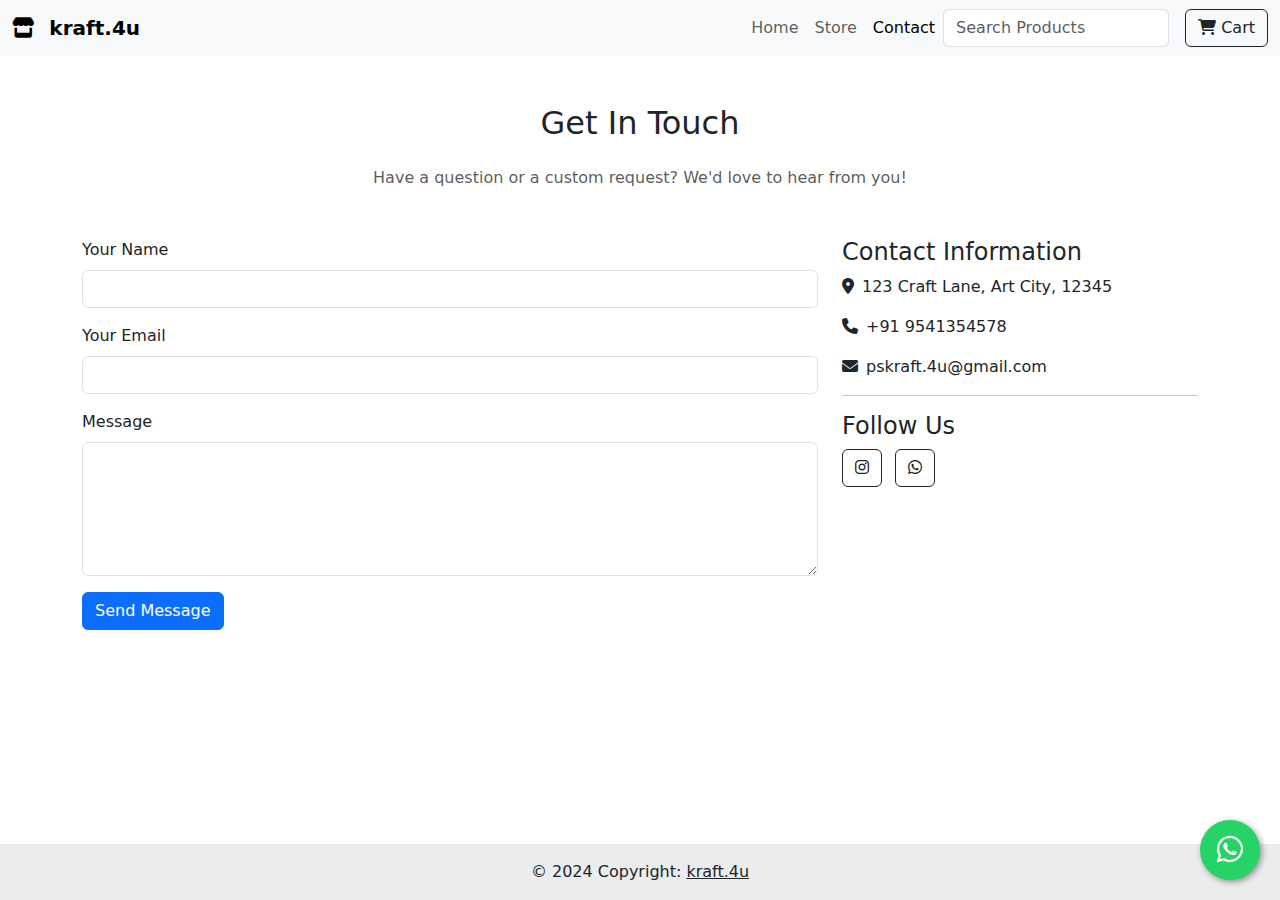
<file: my-awesome-store/contact.html>
<!DOCTYPE html>
<html lang="en">
  <head>
    <meta charset="UTF-8" />
    <meta name="viewport" content="width=device-width, initial-scale=1.0" />
    <title>kraft.4u - Contact Us</title>
    <!-- Bootstrap CSS -->
    <link
      href="https://cdn.jsdelivr.net/npm/bootstrap@5.3.3/dist/css/bootstrap.min.css"
      rel="stylesheet"
    />
    <!-- Font Awesome for Icons -->
    <link
      rel="stylesheet"
      href="https://cdnjs.cloudflare.com/ajax/libs/font-awesome/6.5.1/css/all.min.css"
    />
    <!-- Your Custom CSS -->
    <link rel="stylesheet" href="css/style.css" />
  </head>
  <body>
    <!-- Navigation Bar -->
    <nav class="navbar navbar-expand-lg navbar-light bg-light sticky-top">
      <div class="container-fluid">
        <a class="navbar-brand" href="index.html">
          <i class="fa-solid fa-store me-2"></i>
          <strong>kraft.4u</strong>
        </a>
        <button
          class="navbar-toggler"
          type="button"
          data-bs-toggle="collapse"
          data-bs-target="#navbarNav"
        >
          <span class="navbar-toggler-icon"></span>
        </button>
        <div class="collapse navbar-collapse" id="navbarNav">
          <ul class="navbar-nav ms-auto">
            <li class="nav-item">
              <a class="nav-link" href="index.html">Home</a>
            </li>
            <li class="nav-item">
              <a class="nav-link" href="store.html">Store</a>
            </li>
            <li class="nav-item">
              <a class="nav-link active" href="contact.html">Contact</a>
            </li>
          </ul>
          <form class="d-flex" action="store.html" method="GET">
            <input
              class="form-control me-2"
              type="search"
              placeholder="Search Products"
              aria-label="Search"
              name="search"
            />
          </form>
          <a
            href="cart.html"
            class="btn btn-outline-dark ms-2 position-relative"
          >
            <i class="fa-solid fa-cart-shopping"></i> Cart
            <span
              id="cart-count"
              class="position-absolute top-0 start-100 translate-middle badge rounded-pill bg-danger"
              style="display: none"
            >
              0
            </span>
          </a>
        </div>
      </div>
    </nav>

    <!-- Contact Section -->
    <div class="container my-5">
      <h2 class="text-center mb-4">Get In Touch</h2>
      <p class="text-center text-muted mb-5">
        Have a question or a custom request? We'd love to hear from you!
      </p>
      <div class="row">
        <!-- Contact Form -->
        <div class="col-lg-8 mb-4">
          <form action="https://formspree.io/f/your_unique_id" method="POST">
            <div class="mb-3">
              <label for="name" class="form-label">Your Name</label>
              <input
                type="text"
                class="form-control"
                id="name"
                name="name"
                required
              />
            </div>
            <div class="mb-3">
              <label for="email" class="form-label">Your Email</label>
              <input
                type="email"
                class="form-control"
                id="email"
                name="email"
                required
              />
            </div>
            <div class="mb-3">
              <label for="message" class="form-label">Message</label>
              <textarea class="form-control" id="message" name="message" rows="5" required></textarea>
            </div>
            <button type="submit" class="btn btn-primary">Send Message</button>
          </form>
        </div>
        <!-- Contact Details -->
        <div class="col-lg-4">
          <h4>Contact Information</h4>
          <p>
            <i class="fa-solid fa-location-dot me-2"></i>123 Craft Lane, Art
            City, 12345
          </p>
          <p><i class="fa-solid fa-phone me-2"></i>+91 9541354578</p>
          <p><i class="fa-solid fa-envelope me-2"></i>pskraft.4u@gmail.com</p>
          <hr />
          <h4>Follow Us</h4>
          <a href="https://www.instagram.com/kraft.4u/" class="btn btn-outline-dark me-2"
            ><i class="fab fa-instagram"></i
          ></a>
          <a href="https://wa.me/+919541354578" class="btn btn-outline-dark me-2"
            ><i class="fab fa-whatsapp"></i
          ></a>
        </div>
      </div>
    </div>

    <!-- Footer -->
    <footer class="bg-light text-center text-lg-start mt-auto">
      <div class="text-center p-3" style="background-color: rgba(0, 0, 0, 0.05);">
        © 2024 Copyright: <a class="text-dark" href="index.html">kraft.4u</a>
      </div>
    </footer>

    <!-- WhatsApp Sidebar Button -->
    <a href="https://wa.me/1234567890" class="whatsapp-button" target="_blank">
      <i class="fab fa-whatsapp"></i>
    </a>

    <!-- Bootstrap JS Bundle -->
    <script src="https://cdn.jsdelivr.net/npm/bootstrap@5.3.3/dist/js/bootstrap.bundle.min.js"></script>
    <!-- Your Custom JS -->
    <script src="js/script.js"></script>
  </body>
</html>
</file>
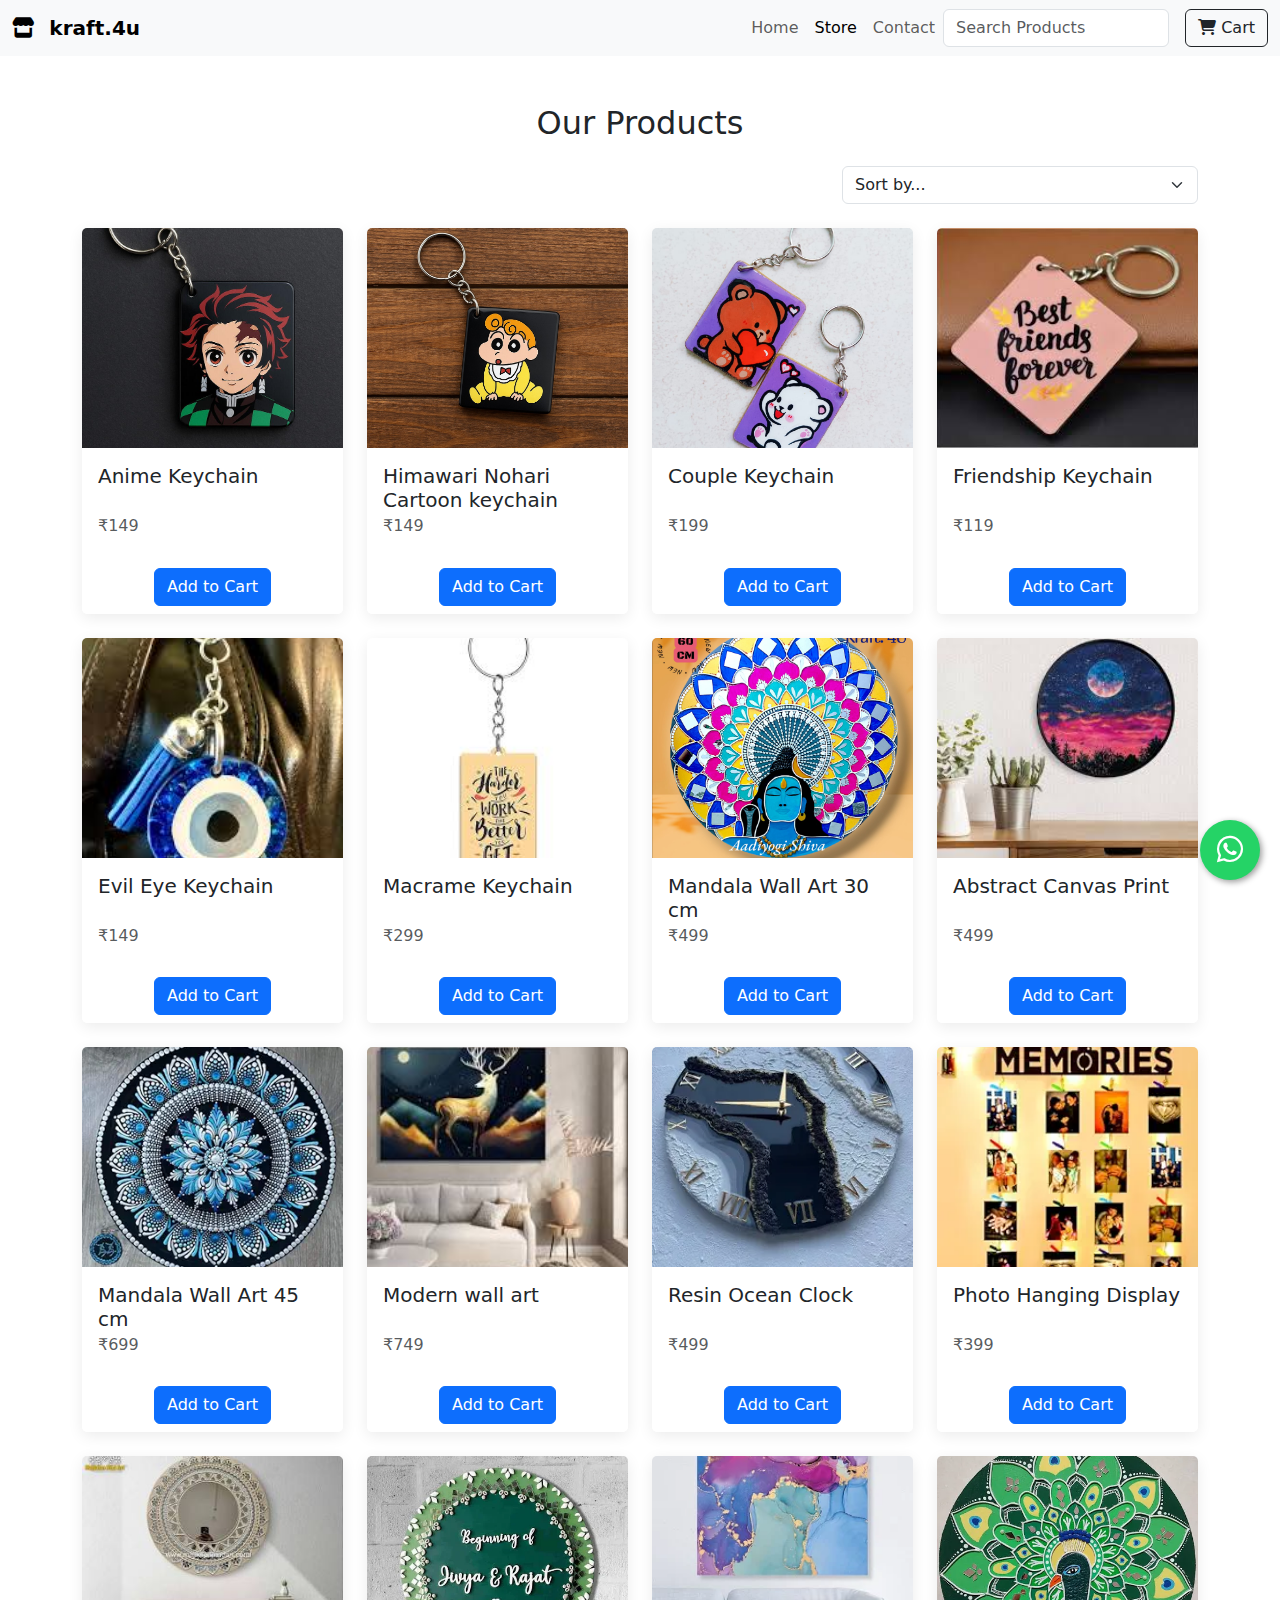
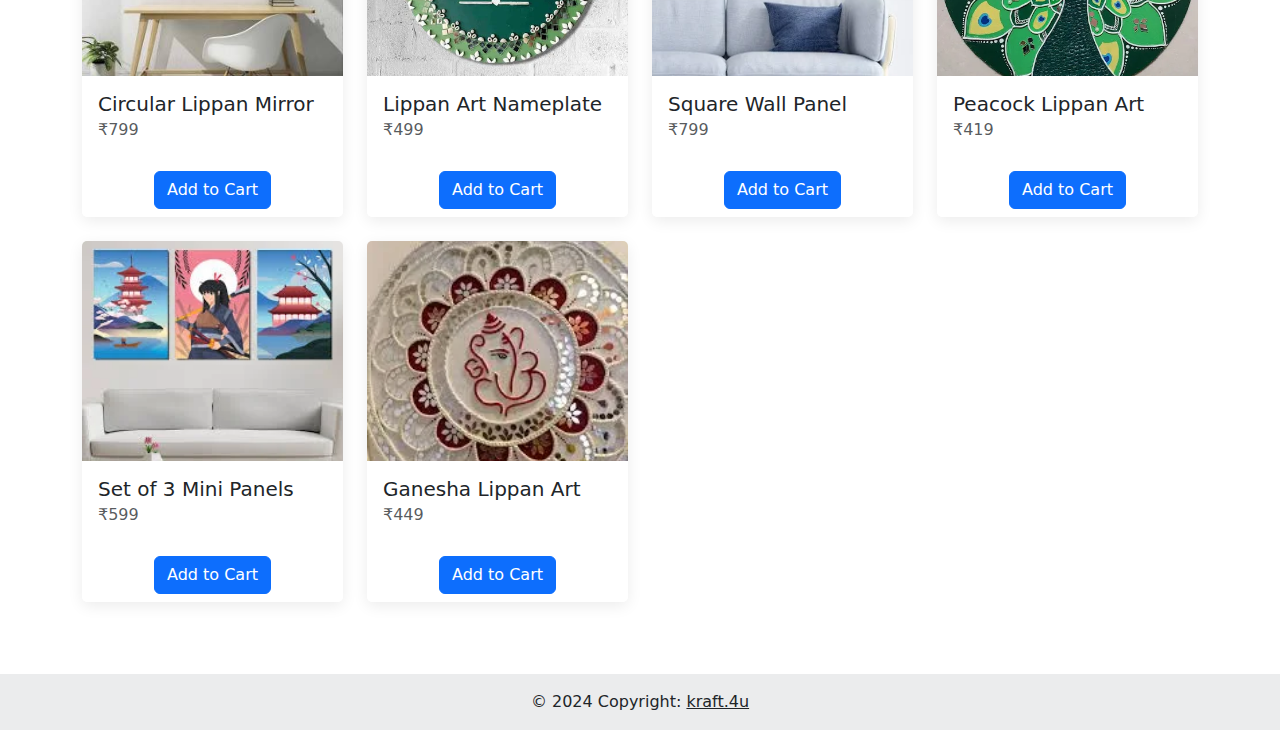
<file: my-awesome-store/store.html>
<!DOCTYPE html>
<html lang="en">
  <head>
    <meta charset="UTF-8" />
    <meta name="viewport" content="width=device-width, initial-scale=1.0" />
    <title>kraft.4u - Store</title>
    <!-- Bootstrap CSS -->
    <link
      href="https://cdn.jsdelivr.net/npm/bootstrap@5.3.3/dist/css/bootstrap.min.css"
      rel="stylesheet"
    />
    <!-- Font Awesome for Icons -->
    <link
      rel="stylesheet"
      href="https://cdnjs.cloudflare.com/ajax/libs/font-awesome/6.5.1/css/all.min.css"
    />
    <!-- Your Custom CSS -->
    <link rel="stylesheet" href="css/style.css" />
  </head>
  <body>
    <!-- Navigation Bar -->
    <nav class="navbar navbar-expand-lg navbar-light bg-light sticky-top">
      <div class="container-fluid">
        <a class="navbar-brand" href="index.html">
          <i class="fa-solid fa-store me-2"></i>
          <strong>kraft.4u</strong>
        </a>
        <button
          class="navbar-toggler"
          type="button"
          data-bs-toggle="collapse"
          data-bs-target="#navbarNav"
        >
          <span class="navbar-toggler-icon"></span>
        </button>
        <div class="collapse navbar-collapse" id="navbarNav">
          <ul class="navbar-nav ms-auto">
            <li class="nav-item">
              <a class="nav-link" href="index.html">Home</a>
            </li>
            <li class="nav-item">
              <a class="nav-link active" href="store.html">Store</a>
            </li>
            <li class="nav-item">
              <a class="nav-link" href="contact.html">Contact</a>
            </li>
          </ul>
          <form class="d-flex" action="store.html" method="GET">
            <input
              id="search-input"
              class="form-control me-2"
              type="search"
              placeholder="Search Products"
              aria-label="Search"
            />
          </form>
          <a
            href="cart.html"
            class="btn btn-outline-dark ms-2 position-relative"
          >
            <i class="fa-solid fa-cart-shopping"></i> Cart
            <span
              id="cart-count"
              class="position-absolute top-0 start-100 translate-middle badge rounded-pill bg-danger"
              style="display: none"
            >
              0
            </span>
          </a>
        </div>
      </div>
    </nav>

    <!-- Product Listing Section -->
    <div class="container my-5">
      <h2 class="text-center mb-4">Our Products</h2>
      <div class="row mb-4">
        <div class="col-md-4 ms-auto">
          <select id="sort-select" class="form-select">
            <option value="default" selected>Sort by...</option>
            <option value="price-asc">Price: Low to High</option>
            <option value="price-desc">Price: High to Low</option>
            <option value="name-asc">Name: A to Z</option>
            <option value="name-desc">Name: Z to A</option>
          </select>
        </div>
      </div>
      <div id="product-list" class="row">
        <!-- Products will be dynamically loaded here -->
      </div>
    </div>

    <!-- Footer -->
    <footer class="bg-light text-center text-lg-start mt-auto">
      <div class="text-center p-3" style="background-color: rgba(0, 0, 0, 0.05);">
        © 2024 Copyright: <a class="text-dark" href="index.html">kraft.4u</a>
      </div>
    </footer>

    <!-- WhatsApp Sidebar Button -->
    <a href="https://wa.me/+919541354578" class="whatsapp-button" target="_blank">
      <i class="fab fa-whatsapp"></i>
    </a>

    <!-- Bootstrap JS Bundle -->
    <script src="https://cdn.jsdelivr.net/npm/bootstrap@5.3.3/dist/js/bootstrap.bundle.min.js"></script>
    <!-- Shared Data and Scripts -->
    <script src="js/data.js"></script>
    <script src="js/script.js"></script>
    <!-- Page-specific script -->
    <script>
      function renderProducts(products) {
        const productListContainer = document.getElementById("product-list");
        productListContainer.innerHTML = ""; // Clear existing products

        if (products.length === 0) {
          productListContainer.innerHTML =
            '<p class="text-center">No products found matching your search.</p>';
          return;
        }

        products.forEach((product) => {
          const productCard = `
            <div class="col-lg-3 col-md-6 mb-4">
              <div class="card h-100 product-card">
                <a href="product.html?id=${product.id}">
                  <img src="${product.image.replace(
                    "600x400",
                    "400x300"
                  )}" class="card-img-top" alt="${product.name}">
                </a>
                <div class="card-body">
                  <h5 class="card-title">
                    <a href="product.html?id=${
                      product.id
                    }" class="text-decoration-none text-dark">${product.name}</a>
                  </h5>
                  <h6 class="card-subtitle mb-2 text-muted">₹${product.price}</h6>
                </div>
                <div class="card-footer text-center">
                  <button class="btn btn-primary" onclick="addToCart('${
                    product.id
                  }', '${product.name}', ${product.price}, '${product.image}')">
                    Add to Cart
                  </button>
                </div>
              </div>
            </div>`;
          productListContainer.innerHTML += productCard;
        });
      }

      function updateProductDisplay() {
        const searchInput = document.getElementById("search-input");
        const sortSelect = document.getElementById("sort-select");

        const searchTerm = searchInput.value.toLowerCase();
        const sortValue = sortSelect.value;

        // 1. Filter by search term
        let displayedProducts = allProducts.filter((product) =>
          product.name.toLowerCase().includes(searchTerm)
        );

        // 2. Sort the filtered products
        switch (sortValue) {
          case "price-asc":
            displayedProducts.sort((a, b) => a.price - b.price);
            break;
          case "price-desc":
            displayedProducts.sort((a, b) => b.price - a.price);
            break;
          case "name-asc":
            displayedProducts.sort((a, b) => a.name.localeCompare(b.name));
            break;
          case "name-desc":
            displayedProducts.sort((a, b) => b.name.localeCompare(a.name));
            break;
          default:
            // No sorting or "default"
            break;
        }

        // 3. Render the final list
        renderProducts(displayedProducts);
      }

      document.addEventListener("DOMContentLoaded", () => {
        const searchInput = document.getElementById("search-input");
        const sortSelect = document.getElementById("sort-select");
        const params = new URLSearchParams(window.location.search);
        const searchTermFromUrl = params.get("search") || "";

        searchInput.value = searchTermFromUrl;

        searchInput.addEventListener("input", updateProductDisplay);
        sortSelect.addEventListener("change", updateProductDisplay);

        // Initial display on page load
        updateProductDisplay();
      });
    </script>
  </body>
</html>
</file>
<file: style.css>
/* ============================================
   KRAFT.4U - HANDMADE ARTISAN AESTHETIC
   Brand Colors: Light Azure, Light Blue, Pastel Indigo
   ============================================ */

/* ----- CSS Variables - Brand Color Palette ----- */
:root {
    /* Primary Brand Colors */
    --brand-light-azure: #E0F4FF;
    --brand-light-blue: #87CEEB;
    --brand-pastel-indigo: #7B8CB8;
    --brand-pastel-indigo-dark: #5A6A8A;
    
    /* Secondary Colors */
    --brand-blue: #4A90D9;
    --brand-blue-dark: #357ABD;
    --brand-indigo: #6B5B95;
    
    /* Neutral Colors */
    --brand-white: #FFFFFF;
    --brand-cream: #F8FAFC;
    --brand-light-gray: #E8EEF2;
    --brand-gray: #6B7C8A;
    --brand-dark: #2C3E50;
    
    /* Accent Colors */
    --brand-gold: #D4A853;
    --brand-success: #6BBF59;
    
    /* Shadows & Effects */
    --brand-shadow: 0 4px 20px rgba(74, 144, 217, 0.15);
    --brand-shadow-hover: 0 8px 30px rgba(74, 144, 217, 0.25);
    --brand-shadow-soft: 0 2px 10px rgba(74, 144, 217, 0.08);
}

/* ----- Base Styles ----- */
body {
    font-family: 'Nunito', 'Segoe UI', sans-serif;
    background-color: var(--brand-cream);
    color: var(--brand-dark);
    line-height: 1.7;
}

/* Background Texture */
body::before {
    content: '';
    position: fixed;
    top: 0;
    left: 0;
    width: 100%;
    height: 100%;
    background-image: url("data:image/svg+xml,%3Csvg width='60' height='60' viewBox='0 0 60 60' xmlns='http://www.w3.org/2000/svg'%3E%3Cg fill='none' fill-rule='evenodd'%3E%3Cg fill='%234a90d9' fill-opacity='0.03'%3E%3Cpath d='M36 34v-4h-2v4h-4v2h4v4h2v-4h4v-2h-4zm0-30V0h-2v4h-4v2h4v4h2V6h4V4h-4zM6 34v-4H4v4H0v2h4v4h2v-4h4v-2H6zM6 4V0H4v4H0v2h4v4h2V6h4V4H6z'/%3E%3C/g%3E%3C/g%3E%3C/svg%3E");
    pointer-events: none;
    z-index: -1;
}

/* ----- Typography ----- */
h1, h2, h3, h4, h5, h6, .navbar-brand, .card-title {
    font-family: 'Playfair Display', 'Georgia', serif;
    font-weight: 600;
    color: var(--brand-dark);
}

h1 {
    font-size: 2.5rem;
    letter-spacing: -0.5px;
}

h2 {
    font-size: 2rem;
    margin-bottom: 1rem;
}

h3 {
    font-size: 1.5rem;
}

/* ----- Navbar Styling ----- */
.navbar {
    background-color: var(--brand-white) !important;
    box-shadow: var(--brand-shadow-soft);
    padding: 0.8rem 0;
    border-bottom: 3px solid var(--brand-pastel-indigo);
}

.navbar-brand {
    font-size: 1.8rem;
    color: var(--brand-pastel-indigo) !important;
    letter-spacing: 1px;
}

.navbar-brand i {
    color: var(--brand-light-blue);
    font-size: 1.4rem;
}

.nav-link {
    color: var(--brand-dark) !important;
    font-weight: 600;
    padding: 0.5rem 1.2rem !important;
    transition: all 0.3s ease;
    position: relative;
}

.nav-link::after {
    content: '';
    position: absolute;
    bottom: 0;
    left: 50%;
    width: 0;
    height: 2px;
    background-color: var(--brand-pastel-indigo);
    transition: all 0.3s ease;
    transform: translateX(-50%);
}

.nav-link:hover::after,
.nav-link.active::after {
    width: 70%;
}

.nav-link:hover {
    color: var(--brand-pastel-indigo) !important;
}

#search-form input {
    border: 2px solid var(--brand-light-gray);
    background-color: white;
    border-radius: 25px;
    padding: 0.5rem 1.2rem;
    transition: all 0.3s ease;
}

#search-form input:focus {
    border-color: var(--brand-pastel-indigo);
    box-shadow: 0 0 0 3px rgba(123, 140, 184, 0.1);
    outline: none;
}

/* Cart Button */
.btn-outline-dark {
    border: 2px solid var(--brand-dark);
    color: var(--brand-dark);
    border-radius: 25px;
    transition: all 0.3s ease;
}

.btn-outline-dark:hover {
    background-color: var(--brand-pastel-indigo);
    border-color: var(--brand-pastel-indigo);
    color: white !important;
}

/* ----- Hero Carousel ----- */
#heroCarousel {
    margin-bottom: 3rem;
    box-shadow: var(--brand-shadow);
}

#heroCarousel .carousel-item {
    height: 500px;
    overflow: hidden;
}

#heroCarousel .carousel-item img {
    width: 100%;
    height: 100%;
    object-fit: cover;
    transition: transform 0.5s ease;
}

#heroCarousel .carousel-item:hover img {
    transform: scale(1.05);
}

#heroCarousel .carousel-caption {
    background: rgba(44, 62, 80, 0.7);
    padding: 1.5rem 2rem;
    border-radius: 10px;
    max-width: 600px;
    margin: 0 auto;
    backdrop-filter: blur(5px);
}

#heroCarousel .carousel-caption h1 {
    color: white;
    font-size: 2.2rem;
    margin-bottom: 0.5rem;
}

#heroCarousel .carousel-caption p {
    color: var(--brand-light-azure);
    font-size: 1.1rem;
    margin: 0;
}

.carousel-control-prev-icon,
.carousel-control-next-icon {
    background-color: var(--brand-pastel-indigo);
    border-radius: 50%;
    padding: 1.5rem;
    background-size: 50%;
}

/* ----- Hero Banner ----- */
.hero-banner {
    background: linear-gradient(135deg, var(--brand-pastel-indigo) 0%, var(--brand-indigo) 100%);
    padding: 4rem 0;
    margin-bottom: 3rem;
    position: relative;
    overflow: hidden;
}

.hero-banner::before {
    content: '';
    position: absolute;
    top: -50%;
    left: -50%;
    width: 200%;
    height: 200%;
    background: url("data:image/svg+xml,%3Csvg width='100' height='100' viewBox='0 0 100 100' xmlns='http://www.w3.org/2000/svg'%3E%3Cpath d='M50 50m-50 0a50 50 0 1 0 100 0a50 50 0 1 0-100 0' fill='none' stroke='%23ffffff' stroke-opacity='0.1' stroke-width='1'/%3E%3C/svg%3E");
    animation: rotate 30s linear infinite;
}

@keyframes rotate {
    from { transform: rotate(0deg); }
    to { transform: rotate(360deg); }
}

.hero-banner h1 {
    color: white;
    font-size: 3rem;
    margin-bottom: 1rem;
}

.hero-banner p {
    color: var(--brand-light-azure);
    font-size: 1.3rem;
}

/* ----- Section Styling ----- */
section {
    padding: 3rem 0;
}

.section-title {
    text-align: center;
    margin-bottom: 1rem;
    position: relative;
}

.section-title::after {
    content: '';
    display: block;
    width: 80px;
    height: 3px;
    background: linear-gradient(to right, var(--brand-pastel-indigo), var(--brand-light-blue));
    margin: 1rem auto;
    border-radius: 2px;
}

.section-subtitle {
    text-center: center;
    color: var(--brand-gray);
    font-size: 1.1rem;
    margin-bottom: 3rem;
    font-style: italic;
}

/* ----- Features Section ----- */
.features-section {
    background-color: white;
    padding: 4rem 0;
    margin: 3rem 0;
}

.feature-box {
    text-align: center;
    padding: 2rem;
}

.feature-box i {
    font-size: 3rem;
    color: var(--brand-pastel-indigo);
    margin-bottom: 1rem;
}

.feature-box h4 {
    color: var(--brand-dark);
    margin-bottom: 0.5rem;
}

.feature-box p {
    color: var(--brand-gray);
    font-size: 0.95rem;
}

/* ----- Category Cards ----- */
.category-card {
    border: none;
    border-radius: 15px;
    overflow: hidden;
    box-shadow: var(--brand-shadow);
    transition: all 0.4s ease;
    background-color: white;
}

.category-card:hover {
    transform: translateY(-10px);
    box-shadow: var(--brand-shadow-hover);
}

.category-card img {
    height: 220px;
    object-fit: cover;
    transition: transform 0.4s ease;
}

.category-card:hover img {
    transform: scale(1.1);
}

.category-card .card-body {
    padding: 1.5rem;
    text-align: center;
    background: linear-gradient(to bottom, white, var(--brand-light-azure));
}

.category-card .card-title {
    font-size: 1.3rem;
    margin-bottom: 0.5rem;
    color: var(--brand-dark);
}

.category-card .card-text {
    color: var(--brand-gray);
    font-size: 0.9rem;
}

/* ----- Product Cards ----- */
.product-card {
    border: none;
    border-radius: 15px;
    overflow: hidden;
    box-shadow: var(--brand-shadow-soft);
    transition: all 0.4s ease;
    background-color: white;
    position: relative;
}

.product-card:hover {
    transform: translateY(-8px);
    box-shadow: var(--brand-shadow-hover);
}

.product-card img {
    height: 250px;
    object-fit: cover;
    transition: transform 0.4s ease;
}

.product-card:hover img {
    transform: scale(1.08);
}

.product-card .card-body {
    padding: 1.5rem;
}

.product-card .card-title {
    font-size: 1.1rem;
    margin-bottom: 0.5rem;
    color: var(--brand-dark);
    transition: color 0.3s ease;
}

.product-card:hover .card-title {
    color: var(--brand-pastel-indigo);
}

.product-card .card-subtitle {
    color: var(--brand-pastel-indigo) !important;
    font-weight: 700;
    font-size: 1.2rem;
}

/* Badges */
.new-arrival-badge {
    position: absolute;
    top: 15px;
    right: 15px;
    background-color: var(--brand-pastel-indigo) !important;
    font-size: 0.7rem;
    padding: 0.4rem 0.8rem;
    border-radius: 20px;
    z-index: 10;
    animation: pulse 2s infinite;
}

@keyframes pulse {
    0%, 100% { transform: scale(1); }
    50% { transform: scale(1.05); }
}

/* ----- Buttons ----- */
.btn-primary {
    background-color: var(--brand-pastel-indigo);
    border-color: var(--brand-pastel-indigo);
    border-radius: 25px;
    padding: 0.6rem 1.8rem;
    font-weight: 600;
    transition: all 0.3s ease;
    text-transform: uppercase;
    font-size: 0.85rem;
    letter-spacing: 1px;
}

.btn-primary:hover {
    background-color: var(--brand-pastel-indigo-dark);
    border-color: var(--brand-pastel-indigo-dark);
    transform: translateY(-2px);
    box-shadow: 0 4px 15px rgba(123, 140, 184, 0.4);
}

.btn-success {
    background-color: var(--brand-success);
    border-color: var(--brand-success);
    border-radius: 25px;
    padding: 0.6rem 1.8rem;
    font-weight: 600;
    transition: all 0.3s ease;
}

.btn-success:hover {
    background-color: #5AA848;
    border-color: #5AA848;
    transform: translateY(-2px);
}

.btn-light {
    background-color: white;
    border-color: white;
    color: var(--brand-pastel-indigo);
    border-radius: 30px;
    padding: 0.8rem 2rem;
    font-weight: 600;
    transition: all 0.3s ease;
}

.btn-light:hover {
    background-color: var(--brand-light-azure);
    border-color: var(--brand-light-azure);
    color: var(--brand-pastel-indigo-dark);
    transform: translateY(-2px);
}

/* ----- WhatsApp Button ----- */
.whatsapp-button {
    position: fixed;
    bottom: 30px;
    right: 30px;
    background-color: #25D366;
    color: white;
    width: 60px;
    height: 60px;
    border-radius: 50%;
    display: flex;
    align-items: center;
    justify-content: center;
    font-size: 30px;
    box-shadow: 0 4px 15px rgba(37, 211, 102, 0.4);
    z-index: 1000;
    transition: all 0.3s ease;
}

.whatsapp-button:hover {
    transform: scale(1.1);
    box-shadow: 0 6px 20px rgba(37, 211, 102, 0.5);
}

/* ----- Footer ----- */
footer {
    background-color: var(--brand-dark) !important;
    color: var(--brand-white) !important;
    padding: 2rem 0;
    margin-top: 4rem;
}

footer a {
    color: var(--brand-light-blue) !important;
    text-decoration: none;
    transition: color 0.3s ease;
}

footer a:hover {
    color: var(--brand-light-azure) !important;
}

/* ----- Form Styling ----- */
.form-control {
    border: 2px solid var(--brand-light-gray);
    border-radius: 10px;
    padding: 0.8rem 1rem;
    transition: all 0.3s ease;
}

.form-control:focus {
    border-color: var(--brand-pastel-indigo);
    box-shadow: 0 0 0 3px rgba(123, 140, 184, 0.1);
    outline: none;
}

.form-label {
    color: var(--brand-dark);
    font-weight: 600;
}

/* ----- Contact Page ----- */
.contact-section {
    background-color: white;
    border-radius: 20px;
    padding: 3rem;
    box-shadow: var(--brand-shadow);
}

.contact-info i {
    color: var(--brand-pastel-indigo);
    font-size: 1.3rem;
    width: 40px;
    height: 40px;
    background-color: var(--brand-light-azure);
    border-radius: 50%;
    display: flex;
    align-items: center;
    justify-content: center;
    margin-right: 1rem;
}

.contact-info p {
    display: flex;
    align-items: center;
    margin-bottom: 1.5rem;
}

/* ----- Cart Page ----- */
#cart-items-container .card {
    border: none;
    border-radius: 15px;
    box-shadow: var(--brand-shadow-soft);
    overflow: hidden;
}

#cart-items-container .img-fluid {
    object-fit: cover;
    height: 120px;
}

/* ----- Modal Styling ----- */
.modal-content {
    border-radius: 20px;
    border: none;
    box-shadow: var(--brand-shadow-hover);
}

.modal-header {
    background-color: var(--brand-pastel-indigo);
    color: white;
    border-radius: 20px 20px 0 0;
}

.modal-header .btn-close {
    filter: brightness(0) invert(1);
}

.btn-group .btn.active {
    background-color: var(--brand-pastel-indigo);
    border-color: var(--brand-pastel-indigo);
}

/* ----- Card Image Styling ----- */
.card-img-top {
    width: 100%;
    height: 250px;
    object-fit: cover;
    object-position: center;
}

/* ----- Utility Classes ----- */
.text-brand-pastel-indigo {
    color: var(--brand-pastel-indigo) !important;
}

.text-brand-light-blue {
    color: var(--brand-light-blue) !important;
}

.bg-brand-light-azure {
    background-color: var(--brand-light-azure) !important;
}

.border-brand {
    border: 2px solid var(--brand-pastel-indigo) !important;
}

/* Smooth scroll behavior */
html {
    scroll-behavior: smooth;
}

/* Selection color */
::selection {
    background-color: var(--brand-pastel-indigo);
    color: white;
}

/* ----- Responsive Adjustments ----- */
@media (max-width: 768px) {
    #heroCarousel .carousel-item {
        height: 350px;
    }
    
    #heroCarousel .carousel-caption h1 {
        font-size: 1.5rem;
    }
    
    h2 {
        font-size: 1.6rem;
    }
    
    .hero-banner h1 {
        font-size: 2rem;
    }
    
    .contact-section {
        padding: 1.5rem;
    }
}
</file>
<file: my-awesome-store/css/style.css>
/* Flexbox solution for sticky footer */
html {
    height: 100%;
}

body {
    display: flex;
    flex-direction: column;
    min-height: 100%;
}

/* Custom Styles for My Awesome Store */

/* Make carousel images cover the area without distortion */
.carousel-item img {
    object-fit: cover;
    height: 60vh; /* Adjust height as needed */
}

/* Style for the floating WhatsApp button */
.whatsapp-button {
    position: fixed;
    bottom: 20px;
    right: 20px;
    background-color: #25D366;
    color: white;
    width: 60px;
    height: 60px;
    border-radius: 50%;
    text-align: center;
    font-size: 30px;
    line-height: 60px;
    z-index: 1000;
    box-shadow: 2px 2px 6px rgba(0,0,0,0.4);
    transition: transform 0.2s;
}

.whatsapp-button:hover {
    transform: scale(1.1);
    color: white;
}

/* Make footer stick to the bottom */
footer {
    margin-top: auto;
}

/* Star rating styles */
.star-rating {
    color: #f8b400; /* A gold/yellow color for stars */
}
/* Add this to your main CSS file */
/*
 * Product Card Styling
 * This applies to product cards on store.html and category.html
 */
.card.product-card {
    border: none; /* Remove the default border */
    box-shadow: 0 4px 15px rgba(0, 0, 0, 0.08); /* Softer shadow */
    transition: transform 0.3s ease, box-shadow 0.3s ease;
    display: flex;
    flex-direction: column;
}

.card.product-card:hover {
    transform: translateY(-5px); /* Lift card on hover */
    box-shadow: 0 8px 25px rgba(0, 0, 0, 0.12); /* Deeper shadow on hover */
}

.product-card .card-img-top {
    height: 220px; /* Adjust height for a nice aspect ratio */
    object-fit: cover; /* Ensures images cover the area without distortion */
}

.product-card .card-body {
    display: flex;
    flex-direction: column;
    flex-grow: 1; /* This makes the body grow to fill space */
}

.product-card .card-title {
    flex-grow: 1; /* Pushes price and button down */
}

.product-card .card-footer {
    background-color: white;
    border-top: none; /* Remove footer border */
}
</file>
